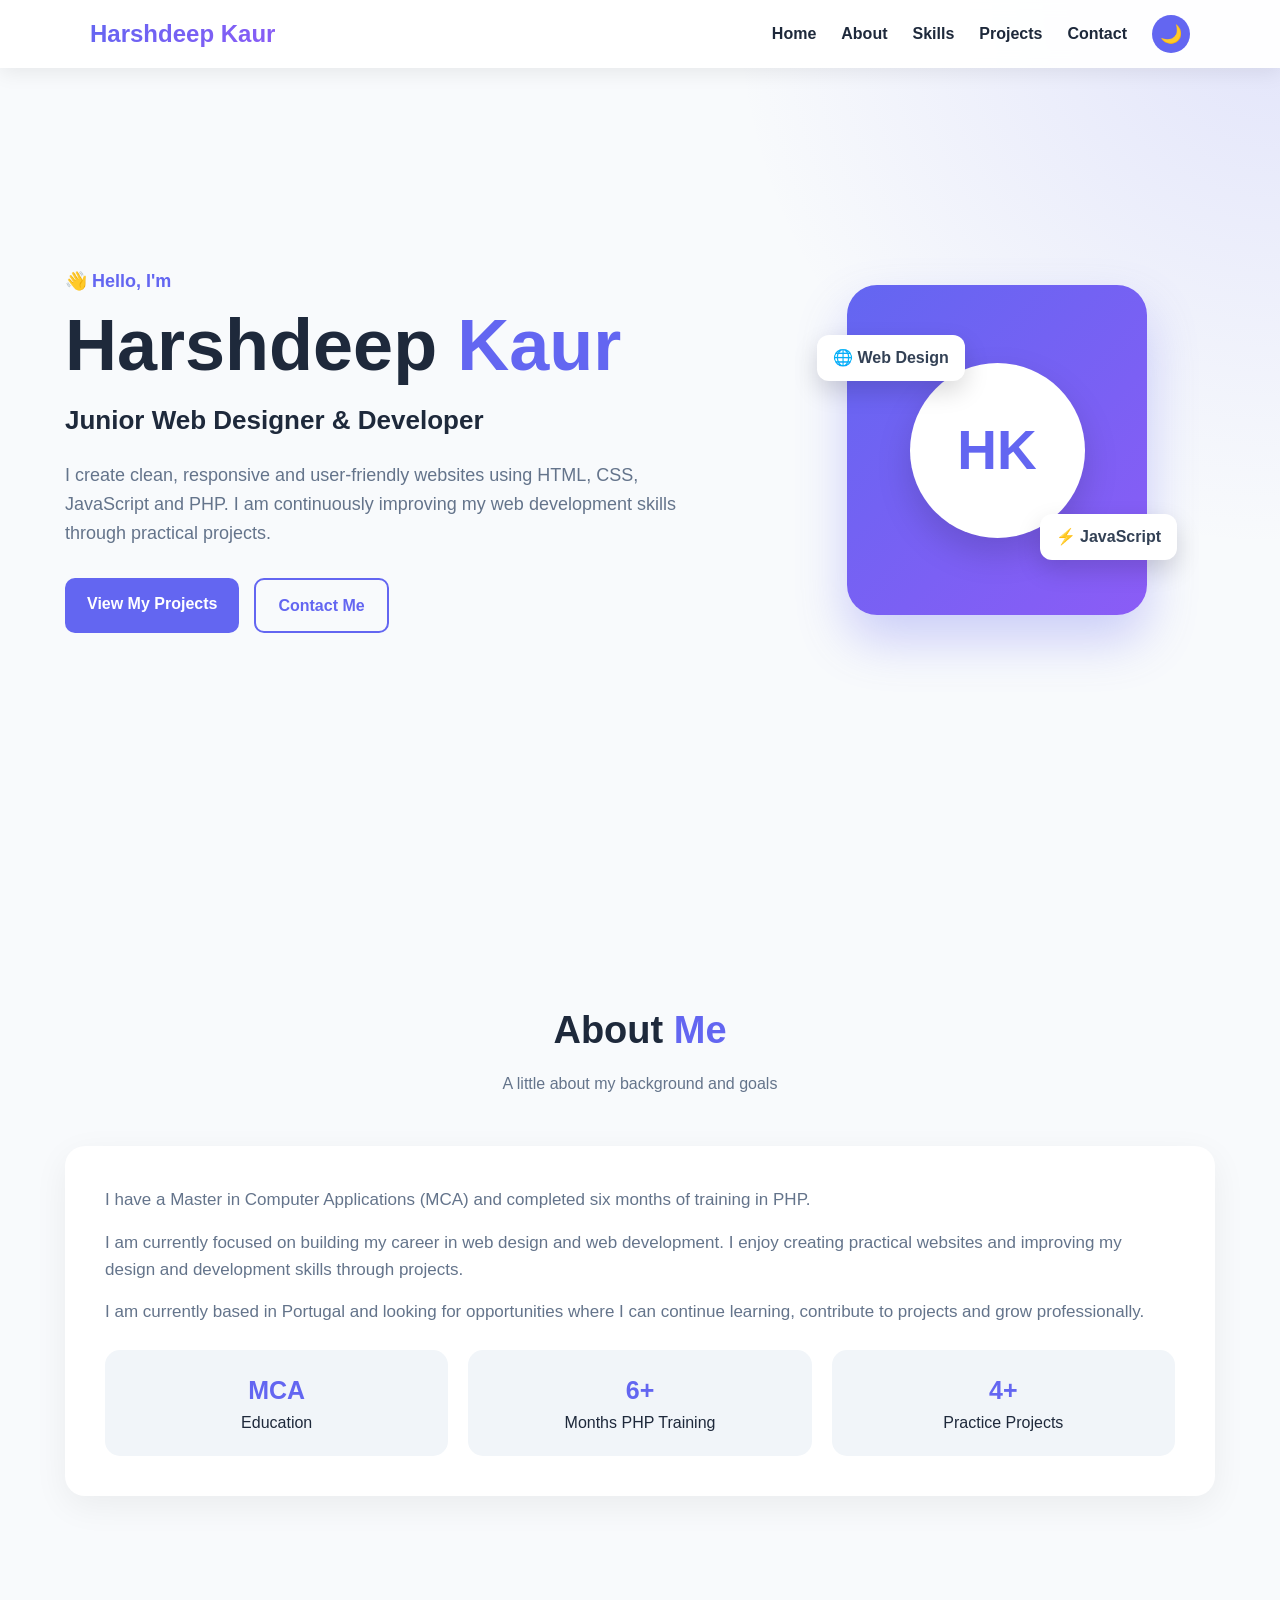
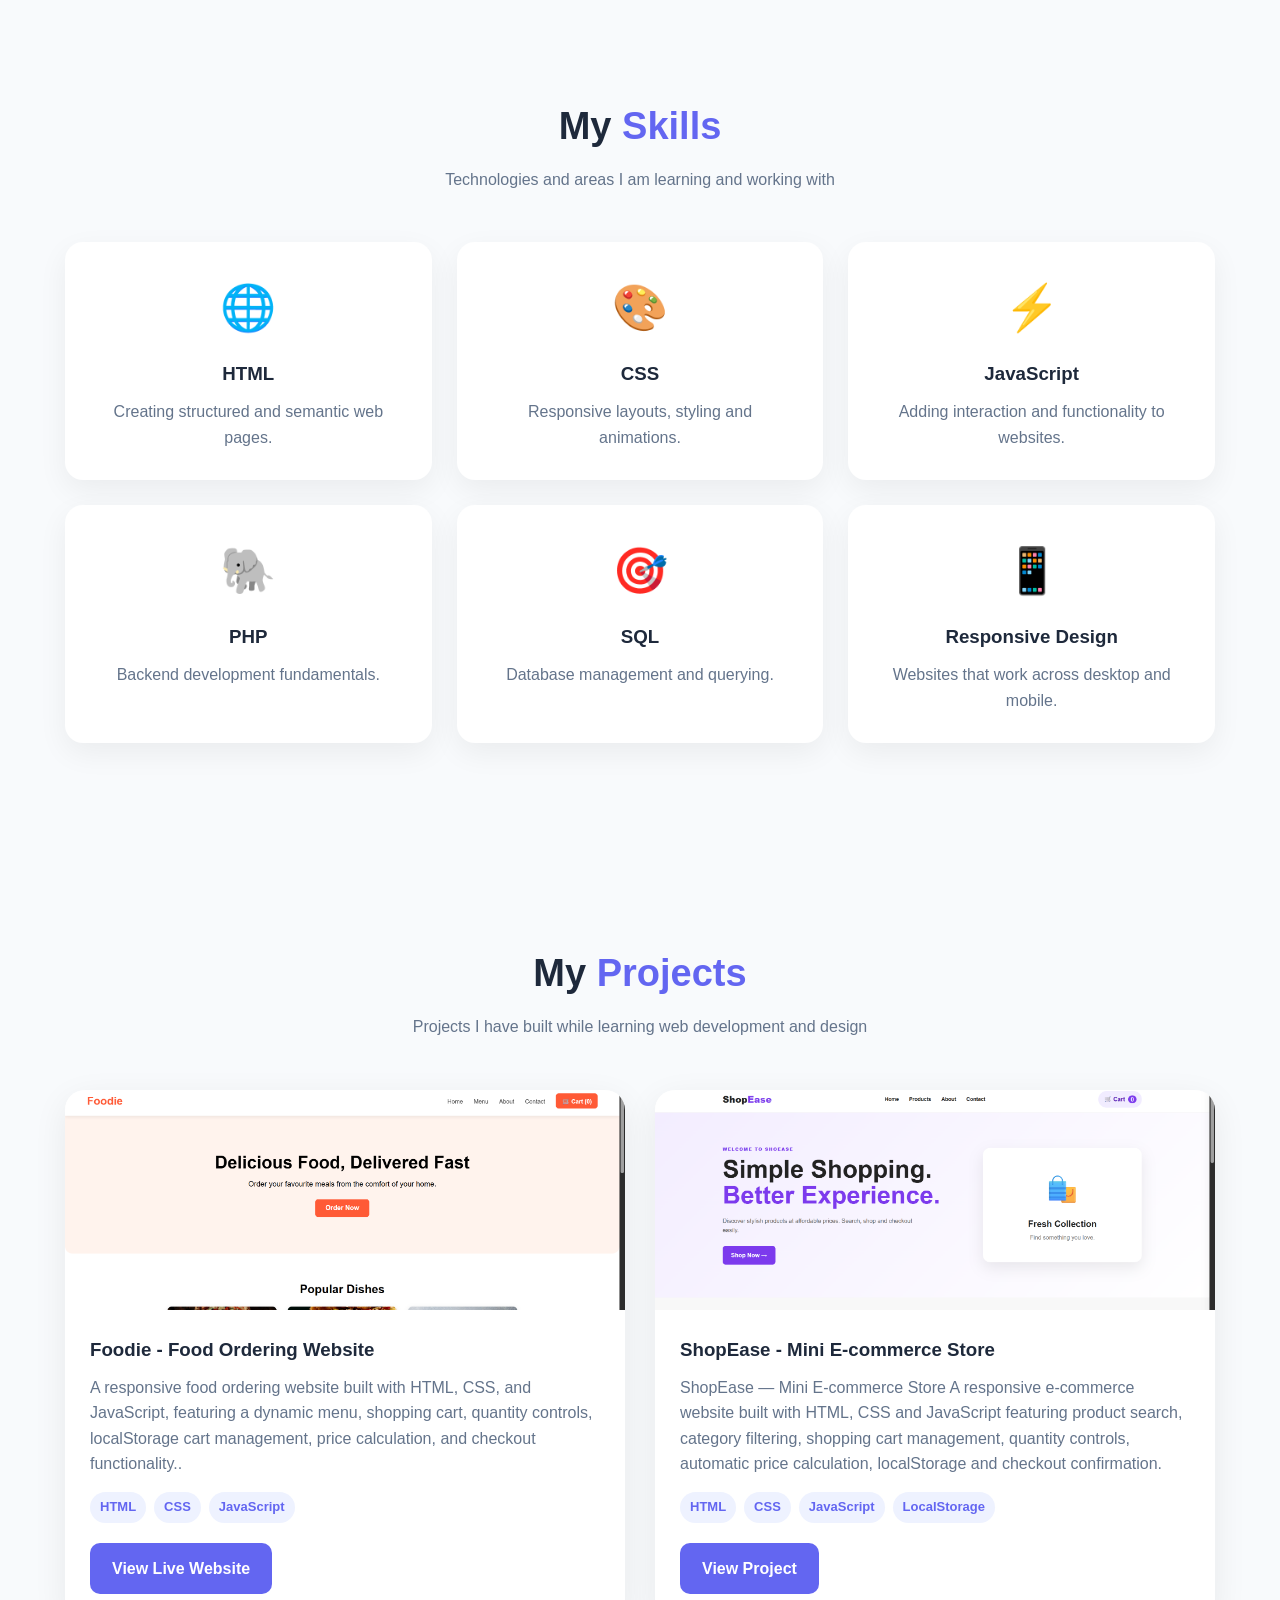
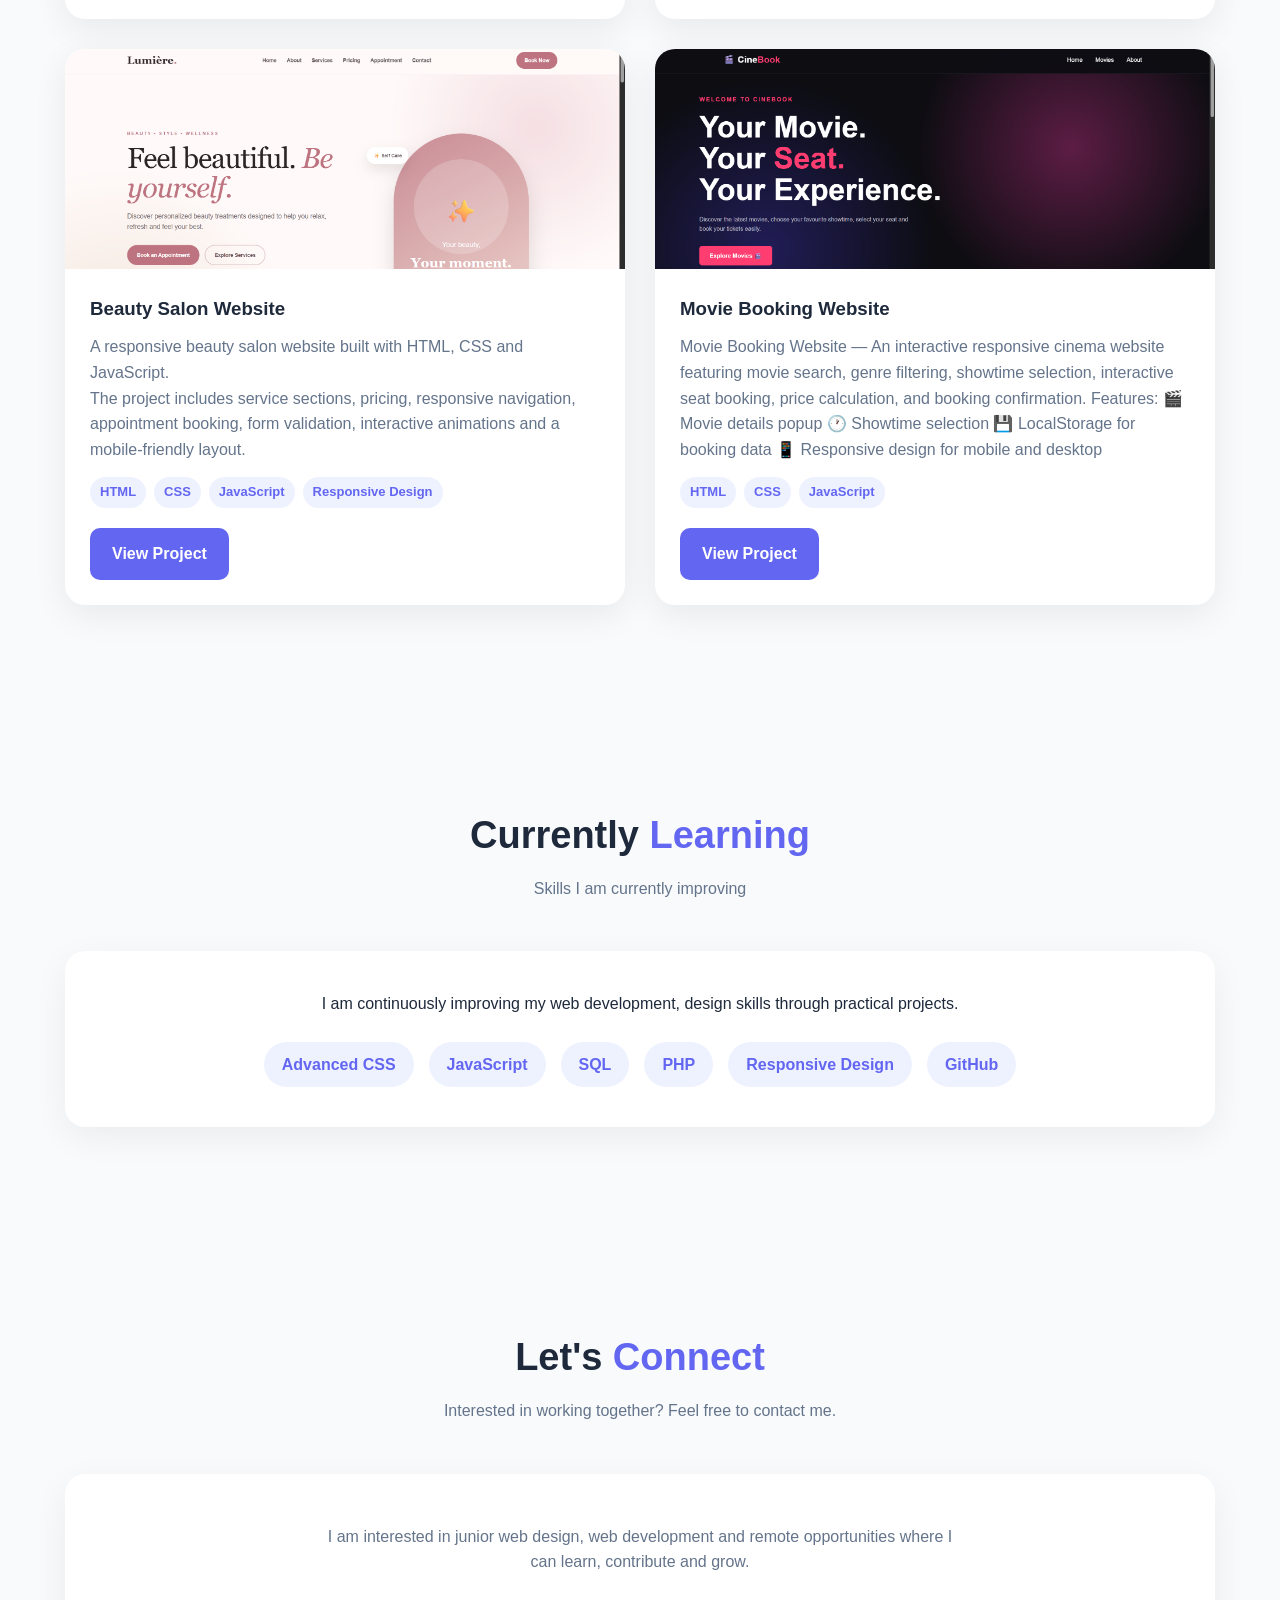
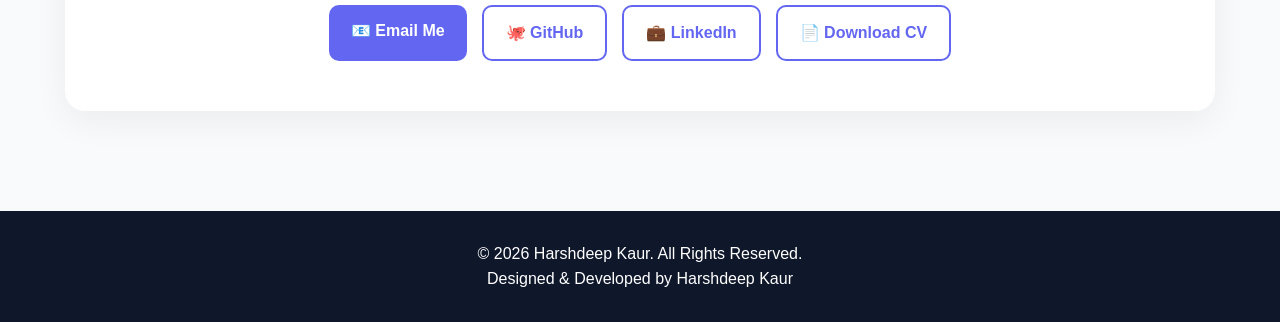
<file: index.html>
<!DOCTYPE html>
<html lang="en">
<head>
    <meta charset="UTF-8">
    <meta name="viewport" content="width=device-width, initial-scale=1.0">

    <title>Harshdeep Kaur | Web Designer & Developer</title>

    <meta
        name="description"
        content="Portfolio of Harshdeep Kaur, a junior web designer and developer specializing in HTML, CSS, JavaScript, PHP."
    >

    <style>

        /* =========================
           RESET
        ========================= */

        * {
            margin: 0;
            padding: 0;
            box-sizing: border-box;
            scroll-behavior: smooth;
        }

        body {
            font-family: Arial, Helvetica, sans-serif;
            background: #f8fafc;
            color: #1e293b;
            line-height: 1.6;
            transition: 0.3s ease;
        }

        a {
            text-decoration: none;
            color: inherit;
        }

        img {
            max-width: 100%;
            display: block;
        }


        /* =========================
           DARK MODE
        ========================= */

        body.dark {
            background: #0f172a;
            color: #e2e8f0;
        }

        body.dark .navbar,
        body.dark .about-card,
        body.dark .skill-card,
        body.dark .project-card,
        body.dark .contact-card,
        body.dark .learning-card {
            background: #1e293b;
            color: #e2e8f0;
        }

        body.dark .nav-links a {
            color: #e2e8f0;
        }

        body.dark .section-subtitle,
        body.dark .about-text,
        body.dark .project-description,
        body.dark .contact-text {
            color: #cbd5e1;
        }


        /* =========================
           NAVBAR
        ========================= */

        .navbar {
            position: fixed;
            top: 0;
            left: 0;
            width: 100%;
            background: rgba(255,255,255,0.95);
            backdrop-filter: blur(10px);
            box-shadow: 0 4px 20px rgba(0,0,0,0.08);
            z-index: 1000;
            transition: 0.3s;
        }

        .nav-container {
            max-width: 1150px;
            margin: auto;
            padding: 15px 25px;

            display: flex;
            justify-content: space-between;
            align-items: center;
        }

        .logo {
            font-size: 24px;
            font-weight: bold;

            background: linear-gradient(
                135deg,
                #6366f1,
                #8b5cf6
            );

            -webkit-background-clip: text;
            background-clip: text;
            -webkit-text-fill-color: transparent;
        }

        .nav-links {
            display: flex;
            gap: 25px;
            align-items: center;
            list-style: none;
        }

        .nav-links a {
            font-weight: 600;
            transition: 0.3s;
        }

        .nav-links a:hover {
            color: #6366f1;
        }

        .theme-btn {
            border: none;
            background: #6366f1;
            color: white;
            width: 38px;
            height: 38px;
            border-radius: 50%;
            cursor: pointer;
            font-size: 18px;
        }

        .menu-btn {
            display: none;
            border: none;
            background: #6366f1;
            color: white;
            font-size: 22px;
            width: 42px;
            height: 42px;
            border-radius: 8px;
            cursor: pointer;
        }


        /* =========================
           GENERAL
        ========================= */

        section {
            padding: 100px 20px;
        }

        .container {
            max-width: 1150px;
            margin: auto;
        }

        .section-title {
            text-align: center;
            font-size: 38px;
            margin-bottom: 10px;
        }

        .section-title span {
            color: #6366f1;
        }

        .section-subtitle {
            text-align: center;
            color: #64748b;
            margin-bottom: 50px;
        }


        /* =========================
           HERO
        ========================= */

        .hero {
            min-height: 100vh;

            display: flex;
            align-items: center;

            background:
                radial-gradient(
                    circle at top right,
                    rgba(99,102,241,0.15),
                    transparent 35%
                );
        }

        .hero-container {
            max-width: 1150px;
            width: 100%;
            margin: auto;

            display: grid;
            grid-template-columns: 1.2fr 0.8fr;
            gap: 60px;
            align-items: center;
        }

        .hero-text {
            animation: slideLeft 1s ease;
        }

        .hero-small {
            color: #6366f1;
            font-weight: bold;
            font-size: 18px;
            margin-bottom: 10px;
        }

        .hero h1 {
            font-size: clamp(42px, 7vw, 72px);
            line-height: 1.1;
            margin-bottom: 15px;
        }

        .hero h1 span {
            color: #6366f1;
        }

        .hero-title {
            font-size: 26px;
            font-weight: bold;
            margin-bottom: 20px;
        }

        .hero-description {
            max-width: 650px;
            color: #64748b;
            font-size: 18px;
            margin-bottom: 30px;
        }

        .hero-buttons {
            display: flex;
            gap: 15px;
            flex-wrap: wrap;
        }

        .btn {
            display: inline-block;
            padding: 13px 22px;
            border-radius: 10px;
            font-weight: bold;
            transition: 0.3s;
        }

        .primary-btn {
            background: #6366f1;
            color: white;
        }

        .primary-btn:hover {
            transform: translateY(-3px);
            box-shadow: 0 10px 25px rgba(99,102,241,0.3);
        }

        .secondary-btn {
            border: 2px solid #6366f1;
            color: #6366f1;
        }

        .secondary-btn:hover {
            background: #6366f1;
            color: white;
        }


        /* =========================
           HERO CARD
        ========================= */

        .hero-visual {
            display: flex;
            justify-content: center;
            animation: slideRight 1s ease;
        }

        .profile-card {
            width: 300px;
            height: 330px;
            border-radius: 30px;

            background: linear-gradient(
                135deg,
                #6366f1,
                #8b5cf6
            );

            display: flex;
            align-items: center;
            justify-content: center;

            position: relative;

            box-shadow:
                0 25px 50px rgba(99,102,241,0.3);

            animation: floating 4s ease-in-out infinite;
        }

        .profile-circle {
            width: 175px;
            height: 175px;
            border-radius: 50%;

            background: white;

            display: flex;
            align-items: center;
            justify-content: center;

            font-size: 55px;
            font-weight: bold;
            color: #6366f1;

            border: 6px solid rgba(255,255,255,0.8);

            box-shadow: 0 15px 35px rgba(0,0,0,0.15);
        }

        .floating-tag {
            position: absolute;
            background: white;
            color: #334155;
            padding: 10px 16px;
            border-radius: 12px;
            font-weight: bold;
            box-shadow: 0 10px 25px rgba(0,0,0,0.15);
        }

        .tag-one {
            left: -30px;
            top: 50px;
        }

        .tag-two {
            right: -30px;
            bottom: 55px;
        }


        /* =========================
           ABOUT
        ========================= */

        .about-card {
            background: white;
            padding: 40px;
            border-radius: 20px;
            box-shadow: 0 10px 35px rgba(0,0,0,0.06);
        }

        .about-text {
            color: #64748b;
            font-size: 17px;
            margin-bottom: 15px;
        }

        .about-highlights {
            margin-top: 25px;

            display: grid;
            grid-template-columns: repeat(3,1fr);
            gap: 20px;
        }

        .highlight {
            padding: 20px;
            border-radius: 15px;
            background: #f1f5f9;
            text-align: center;
        }

        body.dark .highlight {
            background: #334155;
        }

        .highlight strong {
            display: block;
            font-size: 25px;
            color: #6366f1;
        }


        /* =========================
           SKILLS
        ========================= */

        .skills-grid {
            display: grid;
            grid-template-columns: repeat(3,1fr);
            gap: 25px;
        }

        .skill-card {
            background: white;
            padding: 30px;
            border-radius: 18px;
            text-align: center;

            box-shadow: 0 10px 30px rgba(0,0,0,0.06);

            transition: 0.3s;

            opacity: 0;
            transform: translateY(40px);
        }

        .skill-card.show {
            opacity: 1;
            transform: translateY(0);
        }

        .skill-card:hover {
            transform: translateY(-8px);
        }

        .skill-icon {
            font-size: 45px;
            margin-bottom: 15px;
        }

        .skill-card h3 {
            margin-bottom: 10px;
        }

        .skill-card p {
            color: #64748b;
        }


        /* =========================
           PROJECTS
        ========================= */

        .projects-grid {
            display: grid;
            grid-template-columns: repeat(2,1fr);
            gap: 30px;
        }

        .project-card {
            background: white;
            border-radius: 20px;
            overflow: hidden;

            box-shadow: 0 10px 35px rgba(0,0,0,0.07);

            transition: 0.3s;

            opacity: 0;
            transform: translateY(40px);
        }

        .project-card.show {
            opacity: 1;
            transform: translateY(0);
        }

        .project-card:hover {
            transform: translateY(-8px);
        }

        .project-image {
            height: 220px;
            overflow: hidden;
            background: #eef2ff;
        }

        .project-image img {
            width: 100%;
            height: 100%;
            object-fit: cover;
            transition: 0.4s;
        }

        .project-card:hover .project-image img {
            transform: scale(1.05);
        }

        .project-placeholder {
            width: 100%;
            height: 100%;

            display: flex;
            align-items: center;
            justify-content: center;

            font-size: 75px;

            background:
                linear-gradient(
                    135deg,
                    #eef2ff,
                    #ddd6fe
                );
        }

        .project-content {
            padding: 25px;
        }

        .project-content h3 {
            margin-bottom: 10px;
        }

        .project-description {
            color: #64748b;
            margin-bottom: 15px;
        }

        .project-tags {
            display: flex;
            flex-wrap: wrap;
            gap: 8px;
            margin-bottom: 20px;
        }

        .project-tags span {
            background: #eef2ff;
            color: #6366f1;
            padding: 5px 10px;
            border-radius: 20px;
            font-size: 13px;
            font-weight: bold;
        }


        /* =========================
           LEARNING
        ========================= */

        .learning-card {
            background: white;
            padding: 40px;
            border-radius: 20px;
            box-shadow: 0 10px 35px rgba(0,0,0,0.06);
            text-align: center;
        }

        .learning-list {
            display: flex;
            flex-wrap: wrap;
            justify-content: center;
            gap: 15px;
            margin-top: 25px;
        }

        .learning-item {
            background: #eef2ff;
            color: #6366f1;
            padding: 10px 18px;
            border-radius: 30px;
            font-weight: bold;
        }


        /* =========================
           CONTACT
        ========================= */

        .contact-card {
            background: white;
            padding: 50px;
            border-radius: 20px;

            text-align: center;

            box-shadow: 0 10px 35px rgba(0,0,0,0.06);
        }

        .contact-text {
            color: #64748b;
            max-width: 650px;
            margin: 0 auto 30px;
        }

        .contact-buttons {
            display: flex;
            justify-content: center;
            flex-wrap: wrap;
            gap: 15px;
        }


        /* =========================
           FOOTER
        ========================= */

        footer {
            background: #0f172a;
            color: white;
            text-align: center;
            padding: 30px 20px;
        }


        /* =========================
           ANIMATIONS
        ========================= */

        @keyframes slideLeft {

            from {
                opacity: 0;
                transform: translateX(-50px);
            }

            to {
                opacity: 1;
                transform: translateX(0);
            }
        }

        @keyframes slideRight {

            from {
                opacity: 0;
                transform: translateX(50px);
            }

            to {
                opacity: 1;
                transform: translateX(0);
            }
        }

        @keyframes floating {

            0%,100% {
                transform: translateY(0);
            }

            50% {
                transform: translateY(-12px);
            }
        }


        /* =========================
           MOBILE
        ========================= */

        @media(max-width: 768px) {

            .menu-btn {
                display: block;
            }

            .nav-links {
                position: absolute;
                top: 70px;
                left: 0;
                width: 100%;

                background: white;

                display: none;
                flex-direction: column;

                padding: 25px;
                gap: 20px;

                box-shadow: 0 10px 20px rgba(0,0,0,0.08);
            }

            body.dark .nav-links {
                background: #1e293b;
            }

            .nav-links.active {
                display: flex;
            }

            .hero-container {
                grid-template-columns: 1fr;
                text-align: center;
            }

            .hero-description {
                margin-left: auto;
                margin-right: auto;
            }

            .hero-buttons {
                justify-content: center;
            }

            .hero-visual {
                order: -1;
            }

            .profile-card {
                width: 250px;
                height: 280px;
            }

            .profile-circle {
                width: 140px;
                height: 140px;
                font-size: 42px;
            }

            .tag-one {
                left: -10px;
            }

            .tag-two {
                right: -10px;
            }

            .about-highlights {
                grid-template-columns: 1fr;
            }

            .skills-grid {
                grid-template-columns: 1fr;
            }

            .projects-grid {
                grid-template-columns: 1fr;
            }

            .section-title {
                font-size: 32px;
            }

            .contact-card {
                padding: 30px 20px;
            }
        }

    </style>
</head>


<body>


<!-- =========================
     NAVBAR
========================= -->

<header class="navbar">

    <div class="nav-container">

        <a href="#home" class="logo">
            Harshdeep Kaur
        </a>

        <button class="menu-btn" id="menuBtn">
            ☰
        </button>

        <ul class="nav-links" id="navLinks">

            <li>
                <a href="#home">Home</a>
            </li>

            <li>
                <a href="#about">About</a>
            </li>

            <li>
                <a href="#skills">Skills</a>
            </li>

            <li>
                <a href="#projects">Projects</a>
            </li>

            <li>
                <a href="#contact">Contact</a>
            </li>

            <li>
                <button class="theme-btn" id="themeBtn">
                    🌙
                </button>
            </li>

        </ul>

    </div>

</header>



<!-- =========================
     HERO
========================= -->

<section class="hero" id="home">

    <div class="hero-container">

        <div class="hero-text">

            <div class="hero-small">
                👋 Hello, I'm
            </div>

            <h1>
                Harshdeep <span>Kaur</span>
            </h1>

            <div class="hero-title">
                Junior Web Designer & Developer
            </div>

            <p class="hero-description">
                I create clean, responsive and user-friendly websites using HTML, CSS, JavaScript and PHP. I am continuously improving my web development skills through practical projects.
            </p>

            <div class="hero-buttons">

                <a href="#projects" class="btn primary-btn">
                    View My Projects
                </a>

                <a href="#contact" class="btn secondary-btn">
                    Contact Me
                </a>

            </div>

        </div>


        <div class="hero-visual">

            <div class="profile-card">

                <div class="profile-circle">
                    HK
                </div>

                <div class="floating-tag tag-one">
                    🌐 Web Design
                </div>

                <div class="floating-tag tag-two">
                ⚡ JavaScript
                </div>

            </div>

        </div>

    </div>

</section>



<!-- =========================
     ABOUT
========================= -->

<section id="about">

    <div class="container">

        <h2 class="section-title">
            About <span>Me</span>
        </h2>

        <p class="section-subtitle">
            A little about my background and goals
        </p>


        <div class="about-card">

            <p class="about-text">
                I have a Master in Computer Applications (MCA) and
                completed six months of training in PHP.
            </p>

            <p class="about-text">
                I am currently focused on building my career in
                web design and web development.
                I enjoy creating practical websites and improving
                my design and development skills through projects.
            </p>

            <p class="about-text">
                I am currently based in Portugal and looking for
                opportunities where I can continue learning,
                contribute to projects and grow professionally.
            </p>


            <div class="about-highlights">

                <div class="highlight">
                    <strong>MCA</strong>
                    Education
                </div>

                <div class="highlight">
                    <strong>6+</strong>
                    Months PHP Training
                </div>

                <div class="highlight">
                    <strong>4+</strong>
                    Practice Projects
                </div>

            </div>

        </div>

    </div>

</section>



<!-- =========================
     SKILLS
========================= -->

<section id="skills">

    <div class="container">

        <h2 class="section-title">
            My <span>Skills</span>
        </h2>

        <p class="section-subtitle">
            Technologies and areas I am learning and working with
        </p>


        <div class="skills-grid">


            <div class="skill-card">

                <div class="skill-icon">
                    🌐
                </div>

                <h3>HTML</h3>

                <p>
                    Creating structured and semantic web pages.
                </p>

            </div>


            <div class="skill-card">

                <div class="skill-icon">
                    🎨
                </div>

                <h3>CSS</h3>

                <p>
                    Responsive layouts, styling and animations.
                </p>

            </div>


            <div class="skill-card">

                <div class="skill-icon">
                    ⚡
                </div>

                <h3>JavaScript</h3>

                <p>
                    Adding interaction and functionality to websites.
                </p>

            </div>


            <div class="skill-card">

                <div class="skill-icon">
                    🐘
                </div>

                <h3>PHP</h3>

                <p>
                    Backend development fundamentals.
                </p>

            </div>


            <div class="skill-card">

                <div class="skill-icon">
                    🎯
                </div>

                <h3>SQL</h3>

                <p>
                    Database management and querying.
                </p>

            </div>


            <div class="skill-card">

                <div class="skill-icon">
                    📱
                </div>

                <h3>Responsive Design</h3>

                <p>
                    Websites that work across desktop and mobile.
                </p>

            </div>


        </div>

    </div>

</section>



<!-- =========================
     PROJECTS
========================= -->

<section id="projects">

    <div class="container">

        <h2 class="section-title">
            My <span>Projects</span>
        </h2>

        <p class="section-subtitle">
            Projects I have built while learning web development and design
        </p>


        <div class="projects-grid">


            <!-- FOODIE -->

            <div class="project-card">

                <div class="project-image">

                    <img
                        src="images/foodie.png"
                        alt="Foodie Food Ordering Website"
                        onerror="this.style.display='none'; this.nextElementSibling.style.display='flex';"
                    >

                    <div class="project-placeholder">
                        🍔
                    </div>

                </div>


                <div class="project-content">

                    <h3>
                        Foodie - Food Ordering Website
                    </h3>

                    <p class="project-description">
                        A responsive food ordering website built with HTML, CSS, and JavaScript, featuring a dynamic menu, shopping cart, 
                        quantity controls, localStorage cart management, price calculation, and checkout functionality..
                    </p>

                    <div class="project-tags">
                        <span>HTML</span>
                        <span>CSS</span>
                        <span>JavaScript</span>
                    </div>

                    <a
                        href="https://kaur453.github.io/Foodie-Website/index.html"
                        target="_blank"
                        class="btn primary-btn"
                    >
                        View Live Website
                    </a>

                </div>

            </div>



            <!-- SHOPPING -->

            <div class="project-card">

                <div class="project-image">

                    <img
                        src="images/shopping.png"
                        alt="ShopEase - Mini E-commerce Store"
                        onerror="this.style.display='none'; this.nextElementSibling.style.display='flex';"
                    >

                    <div class="project-placeholder">
                        🛍️
                    </div>

                </div>


                <div class="project-content">

                    <h3>
                        ShopEase - Mini E-commerce Store
                    </h3>

                    <p class="project-description">
                        ShopEase — Mini E-commerce Store
                        A responsive e-commerce website built with HTML, CSS and JavaScript featuring product search, category filtering, shopping cart management, quantity controls, automatic price calculation, localStorage and checkout confirmation.
                    </p>

                    <div class="project-tags">
                        <span>HTML</span>
                        <span>CSS</span>
                        <span>JavaScript</span>
                        <span>LocalStorage</span>
                    </div>
                        <a
                        href="ShopEase/index.html"
                        target="_blank"
                        class="btn primary-btn"
                    >
                        View Project
                    </a>
                </div>

            </div>



            <!-- BEAUTY SALON -->

            <div class="project-card">

                <div class="project-image">

                    <img
                        src="images/Beauty.png"
                        alt="Beauty salon Practice Project"
                        onerror="this.style.display='none'; this.nextElementSibling.style.display='flex';"
                    >

                    <div class="project-placeholder">
                        💇
                    </div>

                </div>


                <div class="project-content">

                    <h3>
                        Beauty Salon Website
                    </h3>

                    <p class="project-description">
                        A responsive beauty salon website built with HTML, CSS and JavaScript. 
                        <br> The project includes service sections, pricing, responsive navigation, appointment booking, form validation, interactive animations and a mobile-friendly layout.
                    </p>

                    <div class="project-tags">
                        <span>HTML</span>
                        <span>CSS</span>
                        <span>JavaScript</span>
                        <span>Responsive Design</span>
                    </div>
                        <a href="beauty-salon/index.html" target="_blank" class="btn primary-btn">
                        View Project
                        </a>
                </div>
                    
            </div>



            <!-- MOVIE BOOKING -->

            <div class="project-card">

                <div class="project-image">

                    <img
                        src="images/movie.png"
                        alt="Movie Booking Website"
                        onerror="this.style.display='none'; this.nextElementSibling.style.display='flex';"
                    >

                    <div class="project-placeholder">
                        🎬
                    </div>

                </div>


                <div class="project-content">

                    <h3>
                        Movie Booking Website
                    </h3>

                    <p class="project-description">
                        Movie Booking Website — An interactive responsive cinema website featuring movie search, 
                        genre filtering, showtime selection, interactive seat booking, price calculation, and booking confirmation.
                        Features:
                            🎬 Movie details popup
                            🕐 Showtime selection
                            💾 LocalStorage for booking data
                            📱 Responsive design for mobile and desktop
                    </p>

                    <div class="project-tags">
                        <span>HTML</span>
                        <span>CSS</span>
                        <span>JavaScript</span>
                    </div>
                        <a href="movie-booking/index.html" target="_blank" class="btn primary-btn">
                        View Project
                    </a>
                </div>
                    
            </div>


        </div>

    </div>

</section>



<!-- =========================
     LEARNING
========================= -->

<section>

    <div class="container">

        <h2 class="section-title">
            Currently <span>Learning</span>
        </h2>

        <p class="section-subtitle">
            Skills I am currently improving
        </p>


        <div class="learning-card">

            <p>
                I am continuously improving my web development,
                 design skills through practical projects.
            </p>


            <div class="learning-list">

                <div class="learning-item">
                    Advanced CSS
                </div>

                <div class="learning-item">
                    JavaScript
                </div>

                <div class="learning-item">
                    SQL
                </div>

                <div class="learning-item">
                    PHP
                </div>

                <div class="learning-item">
                    Responsive Design
                </div>

                <div class="learning-item">
                    GitHub
                </div>

            </div>

        </div>

    </div>

</section>



<!-- =========================
     CONTACT
========================= -->

<section id="contact">

    <div class="container">

        <h2 class="section-title">
            Let's <span>Connect</span>
        </h2>

        <p class="section-subtitle">
            Interested in working together? Feel free to contact me.
        </p>


        <div class="contact-card">

            <p class="contact-text">
                I am interested in junior web design, web development and remote opportunities where I can learn, contribute and grow.
            </p>


            <div class="contact-buttons">


                <a
                    href="mailto:harshdeep1302@gmail.com"
                    class="btn primary-btn"
                >
                    📧 Email Me
                </a>


                <a
                    href="https://github.com/Kaur453"
                    target="_blank"
                    class="btn secondary-btn"
                >
                    🐙 GitHub
                </a>


                <a
                    href="https://www.linkedin.com/in/harshdeep-kaur-6a290226a"
                    target="_blank"
                    class="btn secondary-btn"
                >
                    💼 LinkedIn
                </a>


                <a
                    href="Harshdeep-Kaur-CV.pdf"
                    download
                    class="btn secondary-btn"
                >
                    📄 Download CV
                </a>


            </div>

        </div>

    </div>

</section>



<!-- =========================
     FOOTER
========================= -->

<footer>

    <p>
        © 2026 Harshdeep Kaur. All Rights Reserved.
    </p>

    <p>
        Designed & Developed by Harshdeep Kaur
    </p>

</footer>



<!-- =========================
     JAVASCRIPT
========================= -->

<script>


    /* =========================
       MOBILE MENU
    ========================= */

    const menuBtn = document.getElementById("menuBtn");
    const navLinks = document.getElementById("navLinks");

    menuBtn.addEventListener("click", function() {

        navLinks.classList.toggle("active");

    });


    /* Close menu after clicking link */

    document.querySelectorAll(".nav-links a").forEach(function(link) {

        link.addEventListener("click", function() {

            navLinks.classList.remove("active");

        });

    });



    /* =========================
       DARK MODE
    ========================= */

    const themeBtn = document.getElementById("themeBtn");


    themeBtn.addEventListener("click", function() {

        document.body.classList.toggle("dark");

        if (document.body.classList.contains("dark")) {

            themeBtn.textContent = "☀️";

            localStorage.setItem("theme", "dark");

        } else {

            themeBtn.textContent = "🌙";

            localStorage.setItem("theme", "light");

        }

    });


    /* Remember theme */

    if (localStorage.getItem("theme") === "dark") {

        document.body.classList.add("dark");

        themeBtn.textContent = "☀️";

    }



    /* =========================
       SCROLL ANIMATION
    ========================= */

    const animatedElements =
        document.querySelectorAll(
            ".project-card, .skill-card"
        );


    const observer = new IntersectionObserver(

        function(entries) {

            entries.forEach(function(entry) {

                if (entry.isIntersecting) {

                    entry.target.classList.add("show");

                    observer.unobserve(entry.target);

                }

            });

        },

        {
            threshold: 0.15
        }

    );


    animatedElements.forEach(function(element, index) {

        element.style.transitionDelay =
            `${index * 0.12}s`;

        observer.observe(element);

    });


</script>


</body>
</html>
</file>
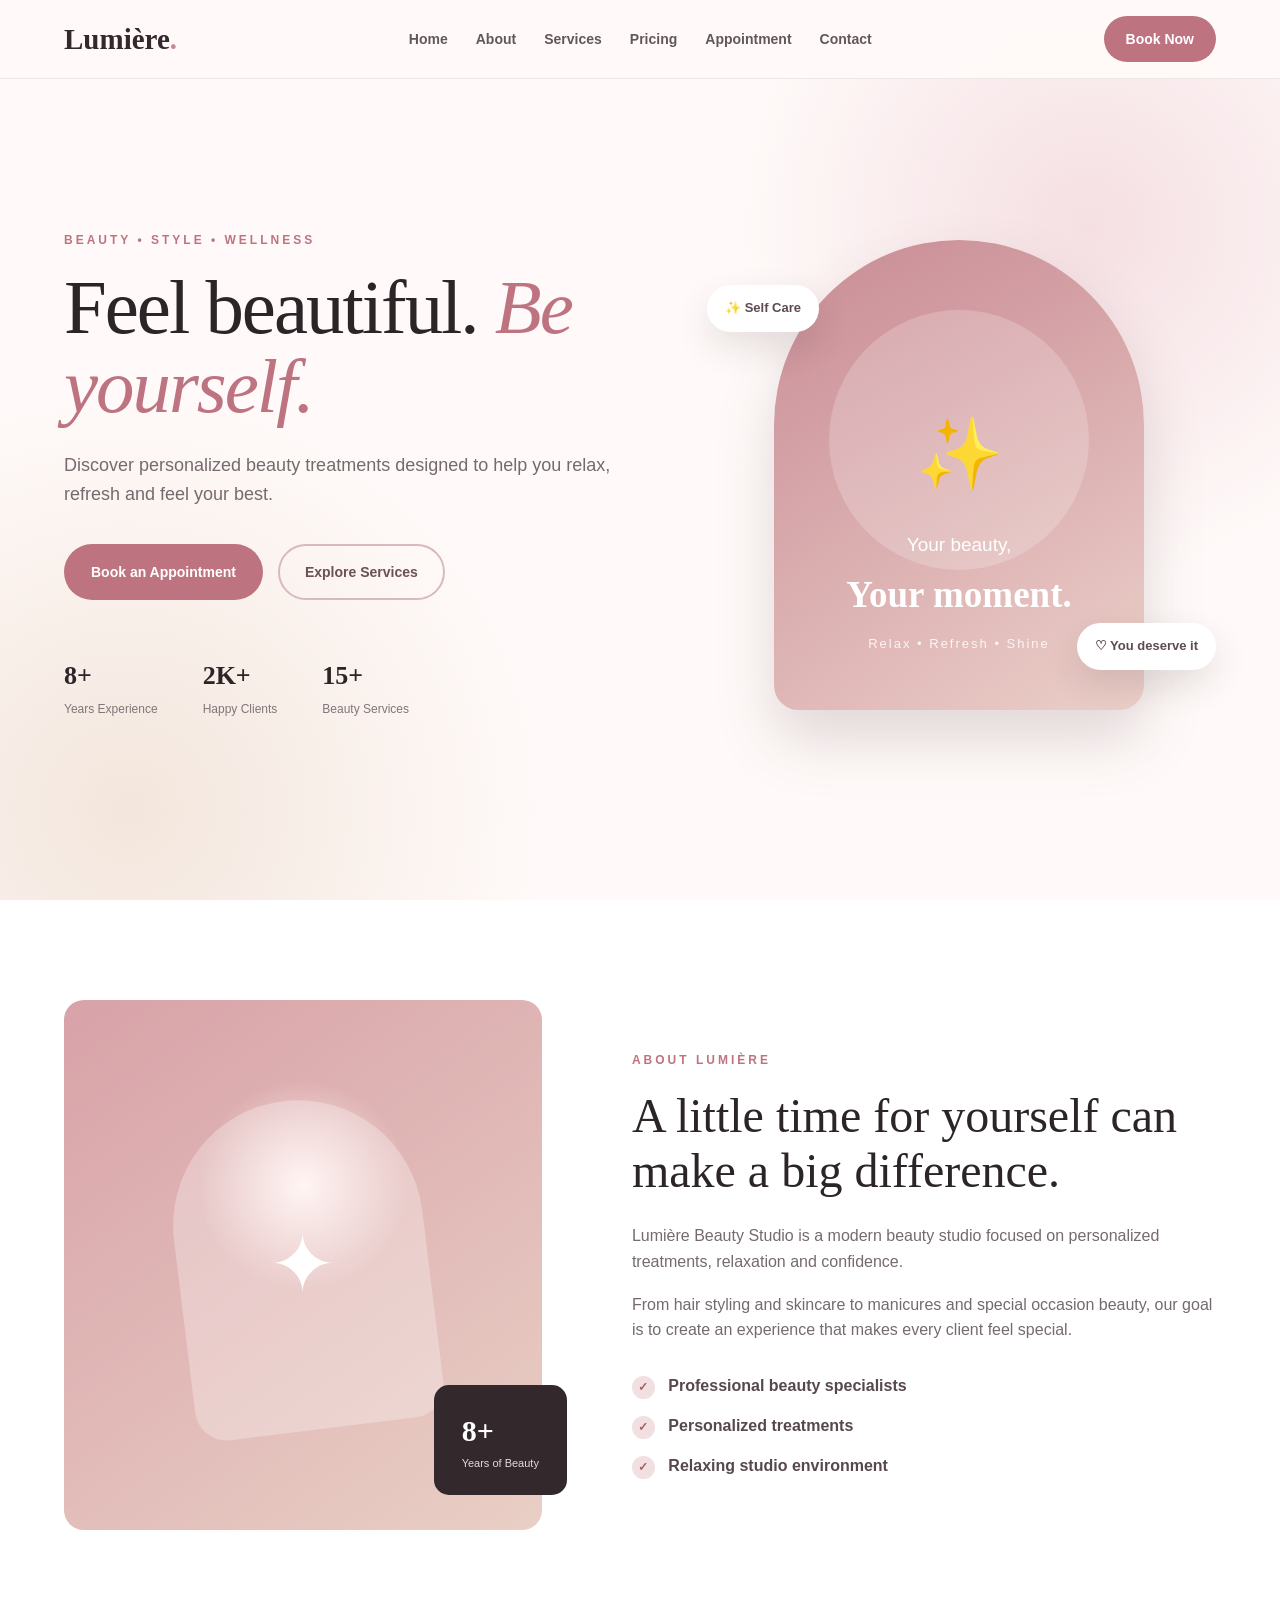
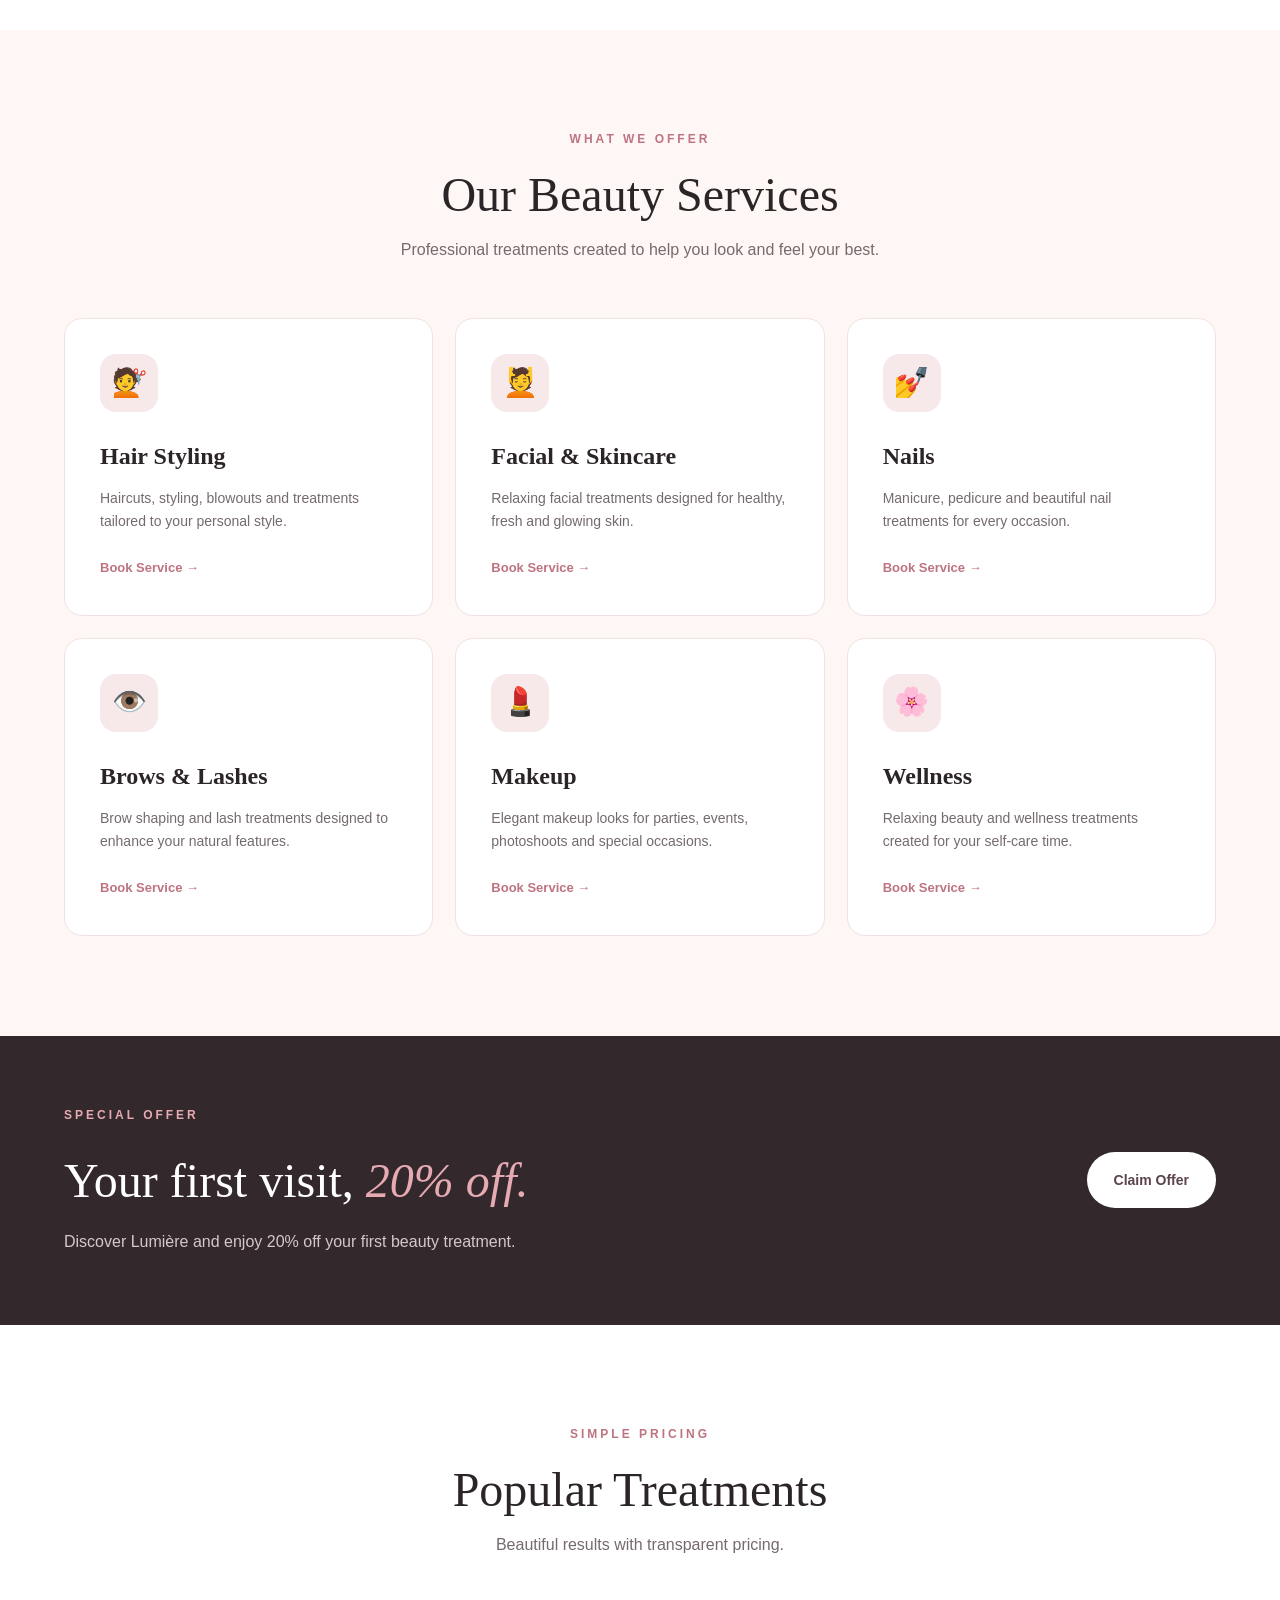
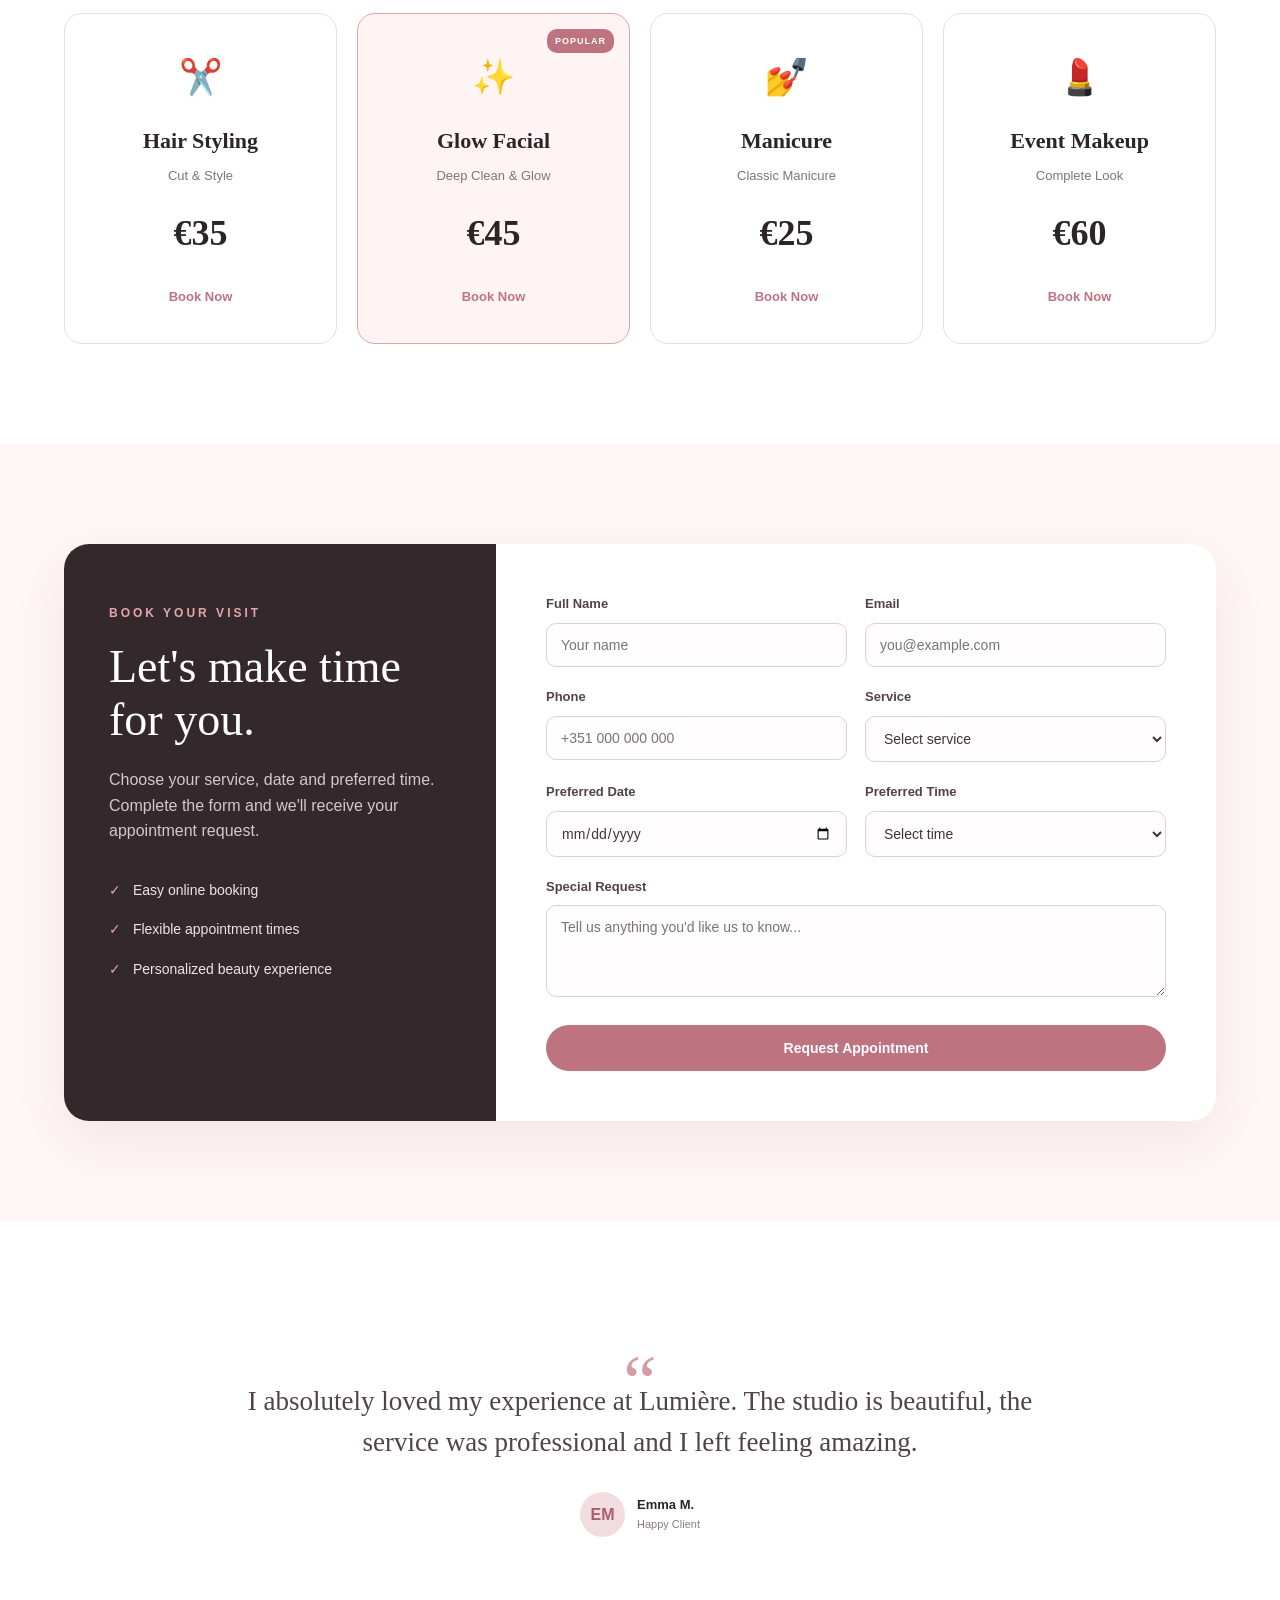
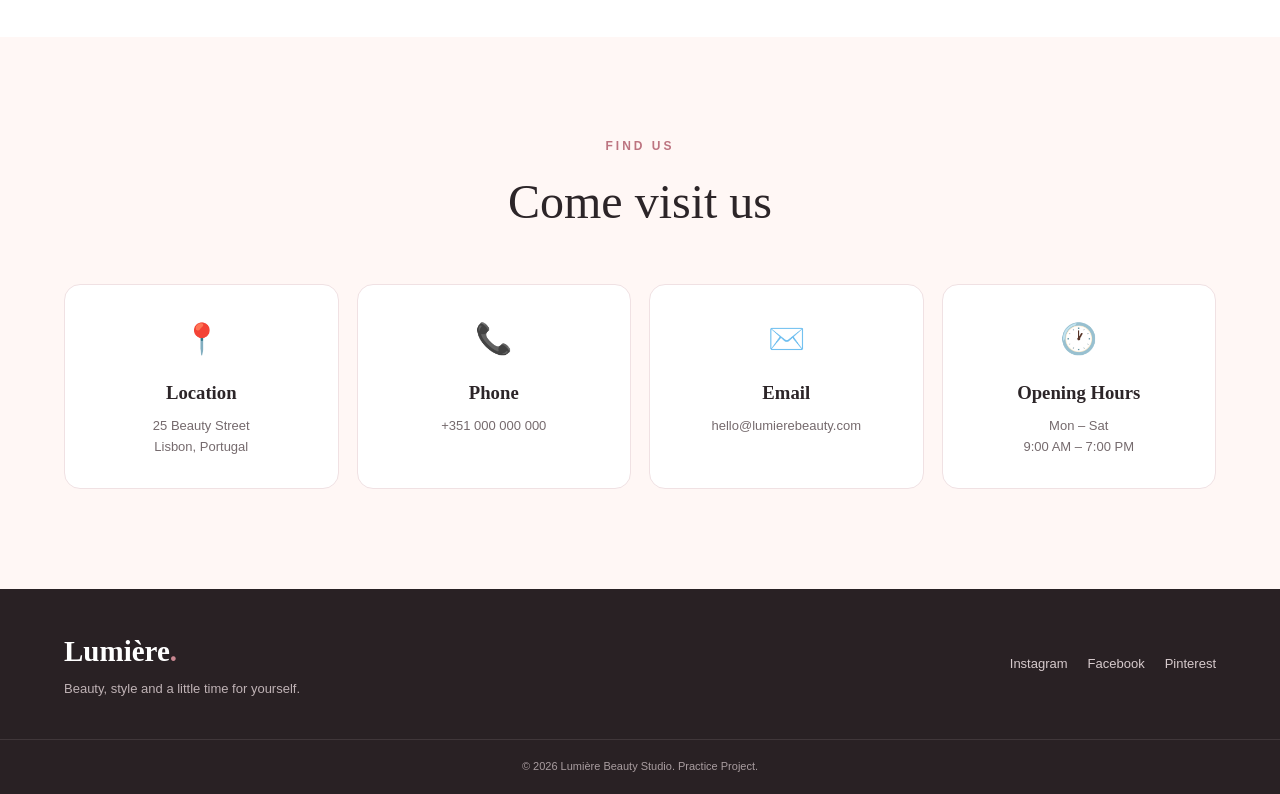
<file: beauty-salon/index.html>
<!DOCTYPE html>
<html lang="en">

<head>
    <meta charset="UTF-8">

    <meta name="viewport" content="width=device-width, initial-scale=1.0">

    <meta
        name="description"
        content="Lumière Beauty Studio - Professional beauty, hair and skincare services."
    >

    <title>Lumière Beauty Studio | Beauty & Wellness</title>

    <link rel="stylesheet" href="style.css">
</head>

<body>

    <!-- ================= HEADER ================= -->

    <header class="header" id="header">

        <div class="container nav">

            <a href="#home" class="logo">
                Lumière<span>.</span>
            </a>

            <button class="menu-toggle" id="menuToggle" aria-label="Open menu">
                ☰
            </button>

            <nav class="nav-menu" id="navMenu">

                <a href="#home">Home</a>

                <a href="#about">About</a>

                <a href="#services">Services</a>

                <a href="#pricing">Pricing</a>

                <a href="#appointment">Appointment</a>

                <a href="#contact">Contact</a>

            </nav>

            <a href="#appointment" class="nav-button">
                Book Now
            </a>

        </div>

    </header>


    <!-- ================= HERO ================= -->

    <main>

        <section class="hero" id="home">

            <div class="hero-decoration decoration-one"></div>

            <div class="hero-decoration decoration-two"></div>

            <div class="container hero-content">

                <div class="hero-text reveal">

                    <p class="eyebrow">
                        BEAUTY • STYLE • WELLNESS
                    </p>

                    <h1>
                        Feel beautiful.
                        <span>Be yourself.</span>
                    </h1>

                    <p class="hero-description">
                        Discover personalized beauty treatments designed
                        to help you relax, refresh and feel your best.
                    </p>

                    <div class="hero-buttons">

                        <a href="#appointment" class="btn primary-btn">
                            Book an Appointment
                        </a>

                        <a href="#services" class="btn secondary-btn">
                            Explore Services
                        </a>

                    </div>

                    <div class="hero-stats">

                        <div>
                            <strong>8+</strong>
                            <span>Years Experience</span>
                        </div>

                        <div>
                            <strong>2K+</strong>
                            <span>Happy Clients</span>
                        </div>

                        <div>
                            <strong>15+</strong>
                            <span>Beauty Services</span>
                        </div>

                    </div>

                </div>


                <div class="hero-visual reveal">

                    <div class="beauty-card">

                        <div class="beauty-icon">
                            ✨
                        </div>

                        <p>
                            Your beauty,
                        </p>

                        <h2>
                            Your moment.
                        </h2>

                        <span>
                            Relax • Refresh • Shine
                        </span>

                    </div>

                    <div class="floating-card floating-card-one">
                        ✨ Self Care
                    </div>

                    <div class="floating-card floating-card-two">
                        ♡ You deserve it
                    </div>

                </div>

            </div>

        </section>


        <!-- ================= ABOUT ================= -->

        <section class="about section" id="about">

            <div class="container about-grid">

                <div class="about-visual reveal">

                    <div class="about-image">
                        <div class="about-image-content">
                            ✦
                        </div>
                    </div>

                    <div class="experience-badge">
                        <strong>8+</strong>
                        <span>Years of Beauty</span>
                    </div>

                </div>


                <div class="about-text reveal">

                    <p class="eyebrow">
                        ABOUT LUMIÈRE
                    </p>

                    <h2>
                        A little time for yourself can make a big difference.
                    </h2>

                    <p>
                        Lumière Beauty Studio is a modern beauty studio
                        focused on personalized treatments, relaxation
                        and confidence.
                    </p>

                    <p>
                        From hair styling and skincare to manicures and
                        special occasion beauty, our goal is to create
                        an experience that makes every client feel special.
                    </p>

                    <div class="about-list">

                        <div>
                            <span>✓</span>
                            Professional beauty specialists
                        </div>

                        <div>
                            <span>✓</span>
                            Personalized treatments
                        </div>

                        <div>
                            <span>✓</span>
                            Relaxing studio environment
                        </div>

                    </div>

                </div>

            </div>

        </section>


        <!-- ================= SERVICES ================= -->

        <section class="services section" id="services">

            <div class="container">

                <div class="section-heading reveal">

                    <p class="eyebrow">
                        WHAT WE OFFER
                    </p>

                    <h2>
                        Our Beauty Services
                    </h2>

                    <p>
                        Professional treatments created to help you
                        look and feel your best.
                    </p>

                </div>


                <div class="services-grid">

                    <article class="service-card reveal">

                        <div class="service-icon">
                            💇
                        </div>

                        <h3>
                            Hair Styling
                        </h3>

                        <p>
                            Haircuts, styling, blowouts and treatments
                            tailored to your personal style.
                        </p>

                        <a href="#appointment">
                            Book Service →
                        </a>

                    </article>


                    <article class="service-card reveal">

                        <div class="service-icon">
                            💆
                        </div>

                        <h3>
                            Facial & Skincare
                        </h3>

                        <p>
                            Relaxing facial treatments designed for
                            healthy, fresh and glowing skin.
                        </p>

                        <a href="#appointment">
                            Book Service →
                        </a>

                    </article>


                    <article class="service-card reveal">

                        <div class="service-icon">
                            💅
                        </div>

                        <h3>
                            Nails
                        </h3>

                        <p>
                            Manicure, pedicure and beautiful nail
                            treatments for every occasion.
                        </p>

                        <a href="#appointment">
                            Book Service →
                        </a>

                    </article>


                    <article class="service-card reveal">

                        <div class="service-icon">
                            👁️
                        </div>

                        <h3>
                            Brows & Lashes
                        </h3>

                        <p>
                            Brow shaping and lash treatments designed
                            to enhance your natural features.
                        </p>

                        <a href="#appointment">
                            Book Service →
                        </a>

                    </article>


                    <article class="service-card reveal">

                        <div class="service-icon">
                            💄
                        </div>

                        <h3>
                            Makeup
                        </h3>

                        <p>
                            Elegant makeup looks for parties, events,
                            photoshoots and special occasions.
                        </p>

                        <a href="#appointment">
                            Book Service →
                        </a>

                    </article>


                    <article class="service-card reveal">

                        <div class="service-icon">
                            🌸
                        </div>

                        <h3>
                            Wellness
                        </h3>

                        <p>
                            Relaxing beauty and wellness treatments
                            created for your self-care time.
                        </p>

                        <a href="#appointment">
                            Book Service →
                        </a>

                    </article>

                </div>

            </div>

        </section>


        <!-- ================= PROMO ================= -->

        <section class="promo">

            <div class="container promo-content reveal">

                <div>

                    <p class="eyebrow">
                        SPECIAL OFFER
                    </p>

                    <h2>
                        Your first visit,
                        <span>20% off.</span>
                    </h2>

                    <p>
                        Discover Lumière and enjoy 20% off your first
                        beauty treatment.
                    </p>

                </div>

                <a href="#appointment" class="btn light-btn">
                    Claim Offer
                </a>

            </div>

        </section>


        <!-- ================= PRICING ================= -->

        <section class="pricing section" id="pricing">

            <div class="container">

                <div class="section-heading reveal">

                    <p class="eyebrow">
                        SIMPLE PRICING
                    </p>

                    <h2>
                        Popular Treatments
                    </h2>

                    <p>
                        Beautiful results with transparent pricing.
                    </p>

                </div>


                <div class="pricing-grid">

                    <div class="price-card reveal">

                        <div class="price-icon">
                            ✂️
                        </div>

                        <h3>
                            Hair Styling
                        </h3>

                        <p>
                            Cut & Style
                        </p>

                        <strong>
                            €35
                        </strong>

                        <a href="#appointment">
                            Book Now
                        </a>

                    </div>


                    <div class="price-card featured reveal">

                        <span class="popular">
                            POPULAR
                        </span>

                        <div class="price-icon">
                            ✨
                        </div>

                        <h3>
                            Glow Facial
                        </h3>

                        <p>
                            Deep Clean & Glow
                        </p>

                        <strong>
                            €45
                        </strong>

                        <a href="#appointment">
                            Book Now
                        </a>

                    </div>


                    <div class="price-card reveal">

                        <div class="price-icon">
                            💅
                        </div>

                        <h3>
                            Manicure
                        </h3>

                        <p>
                            Classic Manicure
                        </p>

                        <strong>
                            €25
                        </strong>

                        <a href="#appointment">
                            Book Now
                        </a>

                    </div>


                    <div class="price-card reveal">

                        <div class="price-icon">
                            💄
                        </div>

                        <h3>
                            Event Makeup
                        </h3>

                        <p>
                            Complete Look
                        </p>

                        <strong>
                            €60
                        </strong>

                        <a href="#appointment">
                            Book Now
                        </a>

                    </div>

                </div>

            </div>

        </section>


        <!-- ================= APPOINTMENT ================= -->

        <section class="appointment section" id="appointment">

            <div class="container">

                <div class="appointment-wrapper reveal">

                    <div class="appointment-info">

                        <p class="eyebrow">
                            BOOK YOUR VISIT
                        </p>

                        <h2>
                            Let's make time for you.
                        </h2>

                        <p>
                            Choose your service, date and preferred
                            time. Complete the form and we'll receive
                            your appointment request.
                        </p>

                        <div class="appointment-benefits">

                            <div>
                                <span>✓</span>
                                Easy online booking
                            </div>

                            <div>
                                <span>✓</span>
                                Flexible appointment times
                            </div>

                            <div>
                                <span>✓</span>
                                Personalized beauty experience
                            </div>

                        </div>

                    </div>


                    <div class="appointment-form-card">

                        <form id="appointmentForm">

                            <div class="form-row">

                                <div class="form-group">

                                    <label for="name">
                                        Full Name
                                    </label>

                                    <input
                                        type="text"
                                        id="name"
                                        name="name"
                                        placeholder="Your name"
                                        required
                                    >

                                </div>


                                <div class="form-group">

                                    <label for="email">
                                        Email
                                    </label>

                                    <input
                                        type="email"
                                        id="email"
                                        name="email"
                                        placeholder="you@example.com"
                                        required
                                    >

                                </div>

                            </div>


                            <div class="form-row">

                                <div class="form-group">

                                    <label for="phone">
                                        Phone
                                    </label>

                                    <input
                                        type="tel"
                                        id="phone"
                                        name="phone"
                                        placeholder="+351 000 000 000"
                                        required
                                    >

                                </div>


                                <div class="form-group">

                                    <label for="service">
                                        Service
                                    </label>

                                    <select id="service" name="service" required>

                                        <option value="">
                                            Select service
                                        </option>

                                        <option value="Hair Styling">
                                            Hair Styling
                                        </option>

                                        <option value="Facial & Skincare">
                                            Facial & Skincare
                                        </option>

                                        <option value="Nails">
                                            Nails
                                        </option>

                                        <option value="Brows & Lashes">
                                            Brows & Lashes
                                        </option>

                                        <option value="Makeup">
                                            Makeup
                                        </option>

                                        <option value="Wellness">
                                            Wellness
                                        </option>

                                    </select>

                                </div>

                            </div>


                            <div class="form-row">

                                <div class="form-group">

                                    <label for="date">
                                        Preferred Date
                                    </label>

                                    <input
                                        type="date"
                                        id="date"
                                        name="date"
                                        required
                                    >

                                </div>


                                <div class="form-group">

                                    <label for="time">
                                        Preferred Time
                                    </label>

                                    <select id="time" name="time" required>

                                        <option value="">
                                            Select time
                                        </option>

                                        <option>
                                            10:00 AM
                                        </option>

                                        <option>
                                            11:00 AM
                                        </option>

                                        <option>
                                            12:00 PM
                                        </option>

                                        <option>
                                            2:00 PM
                                        </option>

                                        <option>
                                            3:00 PM
                                        </option>

                                        <option>
                                            4:00 PM
                                        </option>

                                        <option>
                                            5:00 PM
                                        </option>

                                    </select>

                                </div>

                            </div>


                            <div class="form-group">

                                <label for="message">
                                    Special Request
                                </label>

                                <textarea
                                    id="message"
                                    name="message"
                                    rows="4"
                                    placeholder="Tell us anything you'd like us to know..."
                                ></textarea>

                            </div>


                            <button
                                type="submit"
                                class="btn primary-btn form-button"
                            >
                                Request Appointment
                            </button>


                            <div
                                class="success-message"
                                id="successMessage"
                            >
                                ✓ Appointment request submitted successfully!
                            </div>

                        </form>

                    </div>

                </div>

            </div>

        </section>


        <!-- ================= TESTIMONIAL ================= -->

        <section class="testimonial section">

            <div class="container">

                <div class="testimonial-card reveal">

                    <div class="quote">
                        “
                    </div>

                    <p>
                        I absolutely loved my experience at Lumière.
                        The studio is beautiful, the service was
                        professional and I left feeling amazing.
                    </p>

                    <div class="client">
                        <div class="client-avatar">
                            EM
                        </div>

                        <div>
                            <strong>
                                Emma M.
                            </strong>

                            <span>
                                Happy Client
                            </span>
                        </div>
                    </div>

                </div>

            </div>

        </section>


        <!-- ================= CONTACT ================= -->

        <section class="contact section" id="contact">

            <div class="container">

                <div class="section-heading reveal">

                    <p class="eyebrow">
                        FIND US
                    </p>

                    <h2>
                        Come visit us
                    </h2>

                </div>


                <div class="contact-grid">

                    <div class="contact-card reveal">

                        <div class="contact-icon">
                            📍
                        </div>

                        <h3>
                            Location
                        </h3>

                        <p>
                            25 Beauty Street<br>
                            Lisbon, Portugal
                        </p>

                    </div>


                    <div class="contact-card reveal">

                        <div class="contact-icon">
                            📞
                        </div>

                        <h3>
                            Phone
                        </h3>

                        <p>
                            +351 000 000 000
                        </p>

                    </div>


                    <div class="contact-card reveal">

                        <div class="contact-icon">
                            ✉️
                        </div>

                        <h3>
                            Email
                        </h3>

                        <p>
                            hello@lumierebeauty.com
                        </p>

                    </div>


                    <div class="contact-card reveal">

                        <div class="contact-icon">
                            🕐
                        </div>

                        <h3>
                            Opening Hours
                        </h3>

                        <p>
                            Mon – Sat<br>
                            9:00 AM – 7:00 PM
                        </p>

                    </div>

                </div>

            </div>

        </section>

    </main>


    <!-- ================= FOOTER ================= -->

    <footer>

        <div class="container footer-content">

            <div>

                <a href="#home" class="logo footer-logo">
                    Lumière<span>.</span>
                </a>

                <p>
                    Beauty, style and a little time for yourself.
                </p>

            </div>


            <div class="social-links">

                <a href="#" aria-label="Instagram">
                    Instagram
                </a>

                <a href="#" aria-label="Facebook">
                    Facebook
                </a>

                <a href="#" aria-label="Pinterest">
                    Pinterest
                </a>

            </div>

        </div>


        <div class="footer-bottom">

            <p>
                © 2026 Lumière Beauty Studio. Practice Project.
            </p>

        </div>

    </footer>


    <script src="script.js"></script>

</body>

</html>
</file>
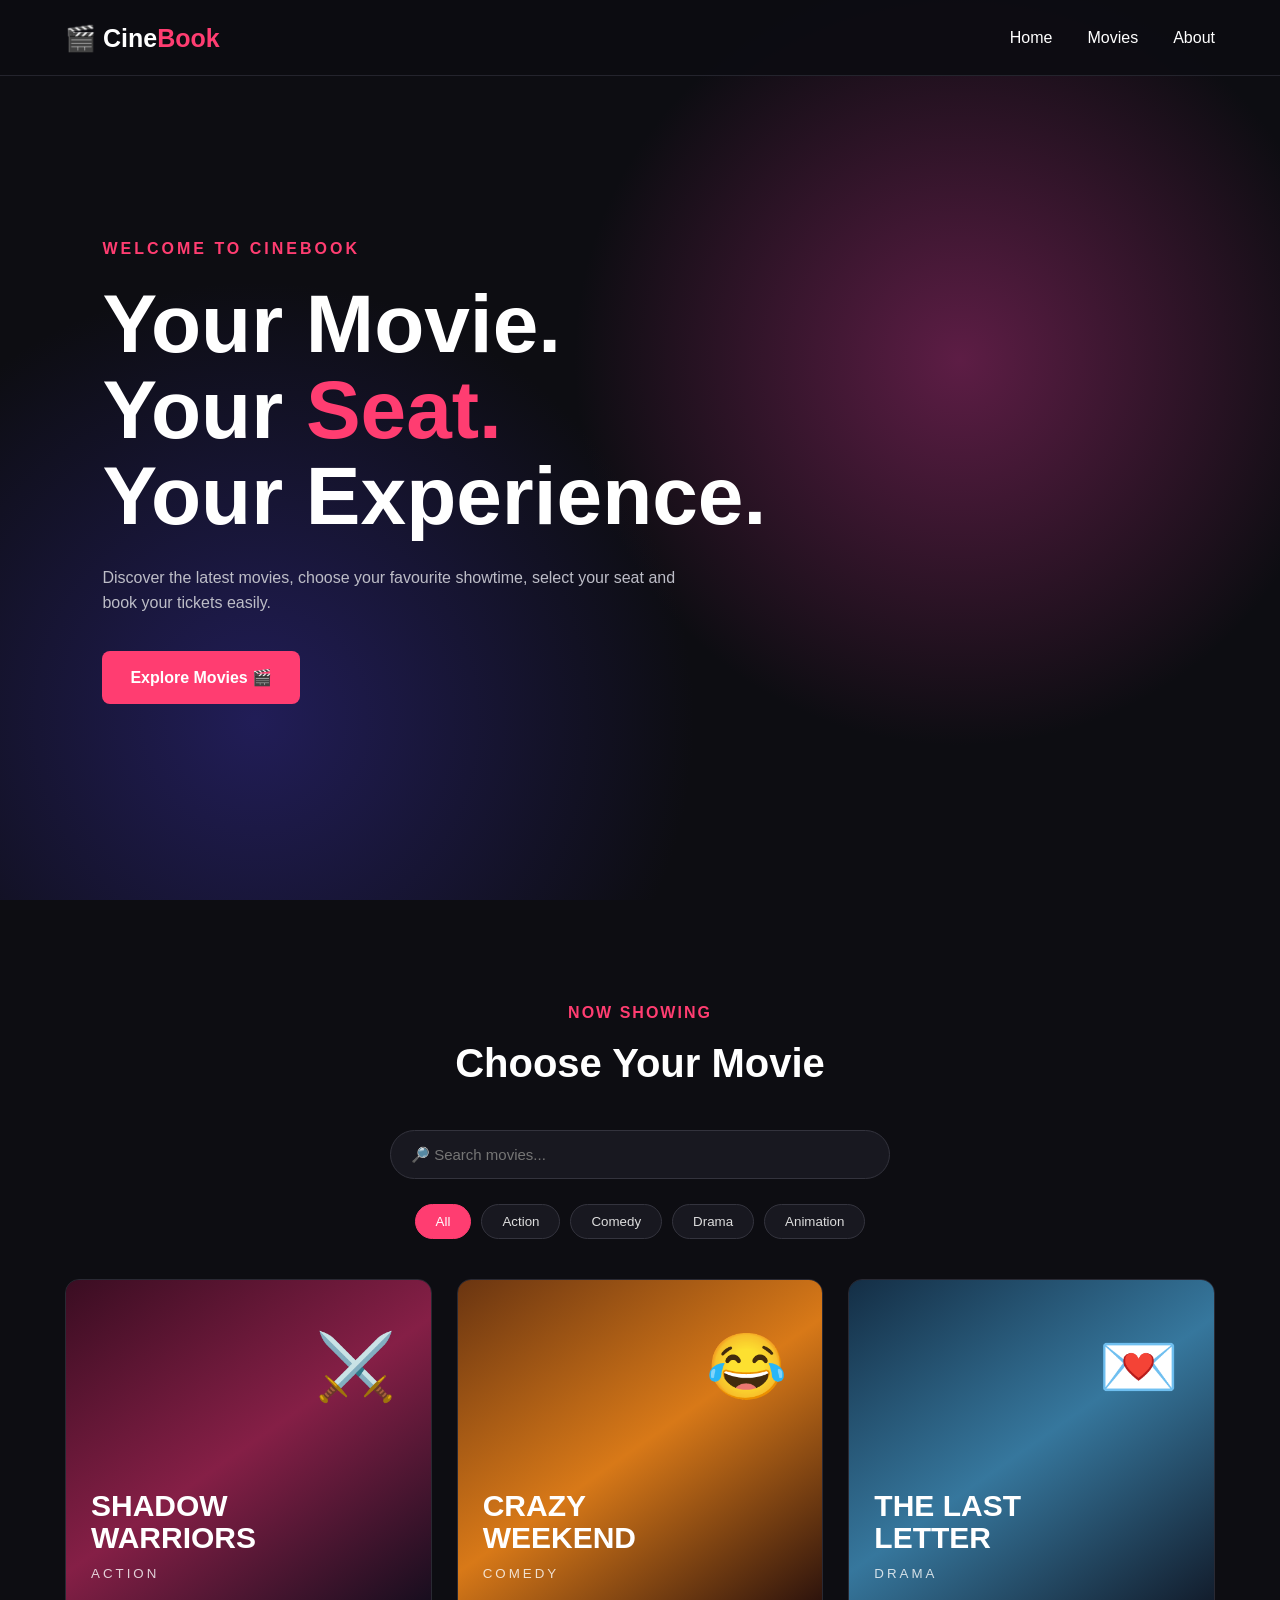
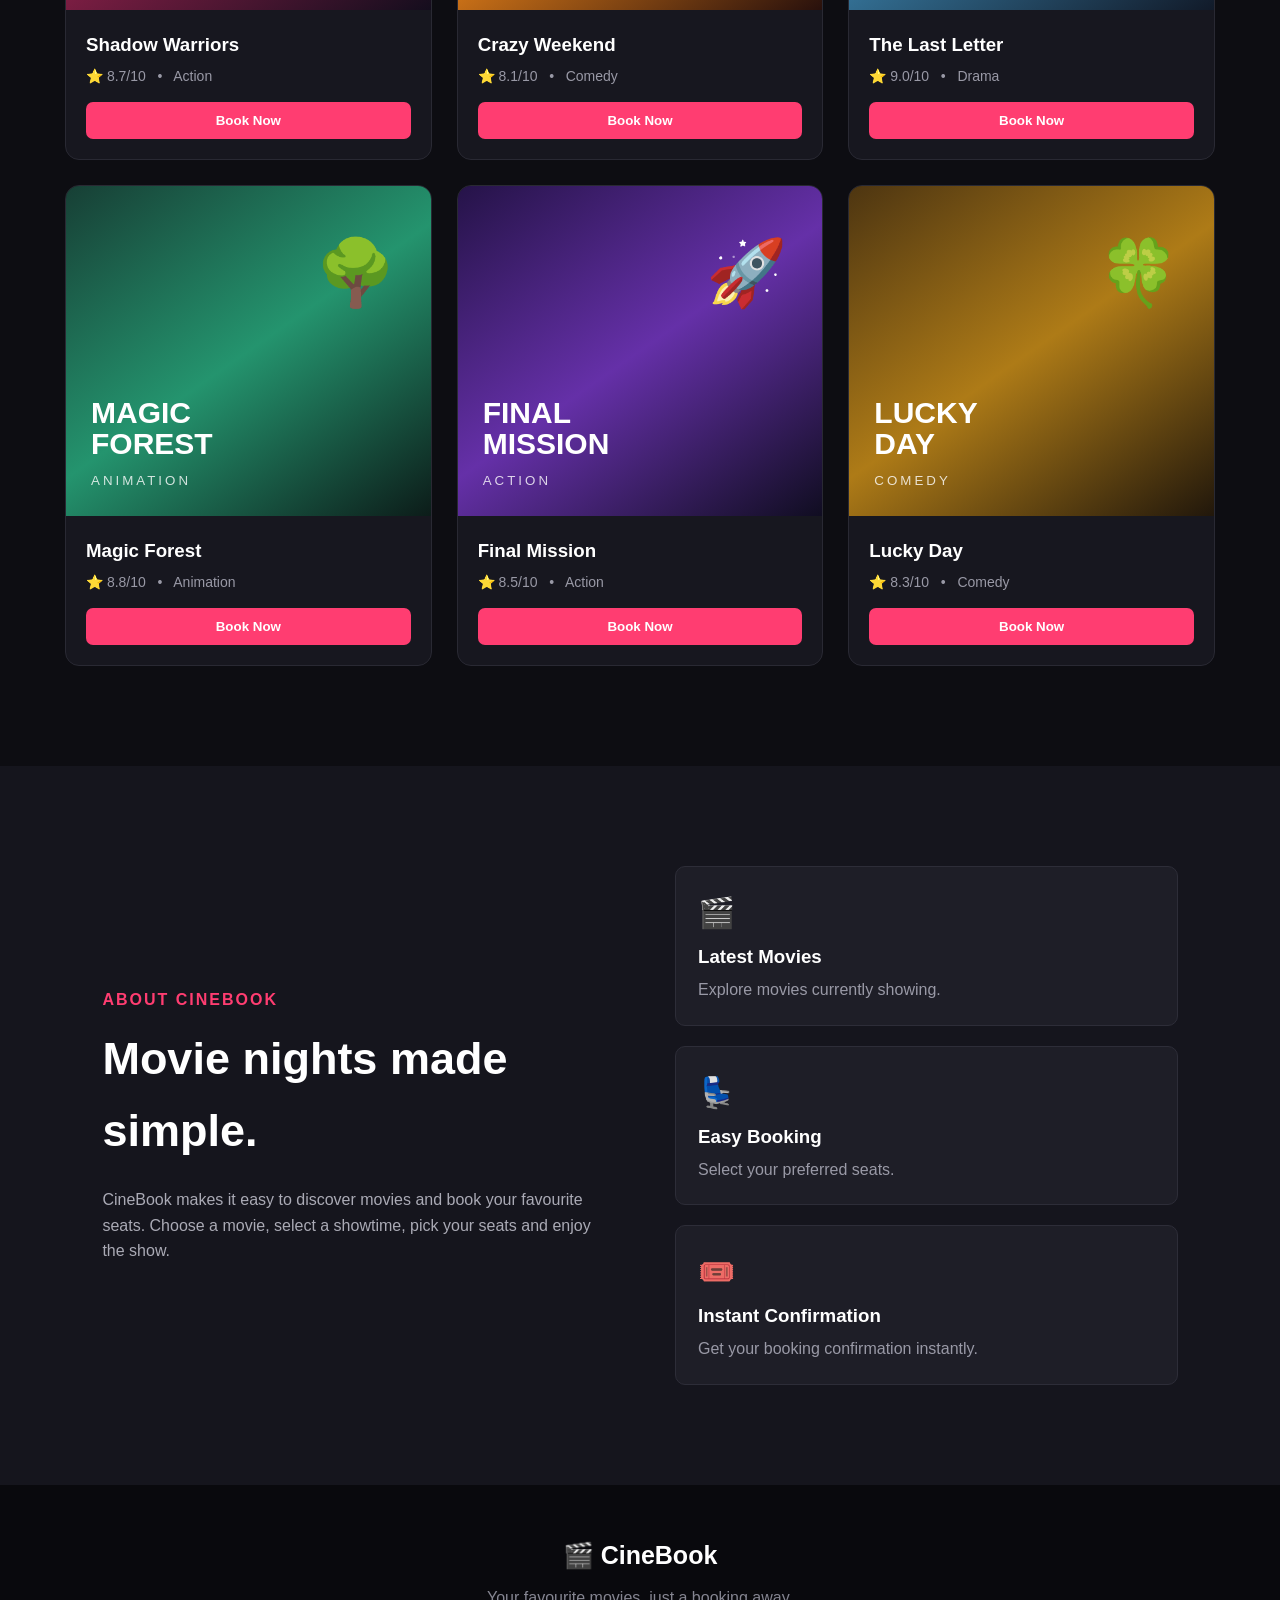
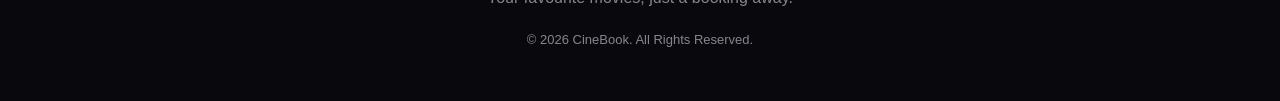
<file: movie-booking/index.html>
<!DOCTYPE html>
<html lang="en">
<head>
    <meta charset="UTF-8">
    <meta name="viewport" content="width=device-width, initial-scale=1.0">

    <title>CineBook | Movie Booking</title>

    <link rel="stylesheet" href="style.css">
</head>

<body>

    <!-- NAVBAR -->
    <header>
        <nav class="navbar">
            <div class="logo">🎬 Cine<span>Book</span></div>

            <button class="menu-btn" onclick="toggleMenu()">☰</button>

            <ul class="nav-links" id="navLinks">
                <li><a href="#home">Home</a></li>
                <li><a href="#movies">Movies</a></li>
                <li><a href="#about">About</a></li>
            </ul>
        </nav>
    </header>


    <!-- HERO -->
    <section class="hero" id="home">

        <div class="hero-content">

            <p class="hero-small">WELCOME TO CINEBOOK</p>

            <h1>Your Movie.<br>
                Your <span>Seat.</span><br>
                Your Experience.</h1>

            <p>
                Discover the latest movies, choose your favourite showtime,
                select your seat and book your tickets easily.
            </p>

            <a href="#movies" class="hero-btn">Explore Movies 🎬</a>

        </div>

    </section>


    <!-- MOVIES -->
    <section class="movies-section" id="movies">

        <div class="section-heading">
            <p>NOW SHOWING</p>
            <h2>Choose Your Movie</h2>
        </div>


        <!-- SEARCH -->
        <div class="search-box">
            <input
                type="text"
                id="searchInput"
                placeholder="🔎 Search movies..."
                onkeyup="searchMovies()"
            >
        </div>


        <!-- GENRES -->
        <div class="genres">

            <button class="genre-btn active" onclick="filterMovies('all', this)">
                All
            </button>

            <button class="genre-btn" onclick="filterMovies('action', this)">
                Action
            </button>

            <button class="genre-btn" onclick="filterMovies('comedy', this)">
                Comedy
            </button>

            <button class="genre-btn" onclick="filterMovies('drama', this)">
                Drama
            </button>

            <button class="genre-btn" onclick="filterMovies('animation', this)">
                Animation
            </button>

        </div>


        <!-- MOVIE GRID -->
        <div class="movie-grid" id="movieGrid">

            <!-- MOVIE 1 -->
            <div class="movie-card" data-genre="action" data-title="Shadow Warriors">

                <div class="poster poster-one">
                    <span>⚔️</span>
                    <h3>SHADOW<br>WARRIORS</h3>
                    <small>ACTION</small>
                </div>

                <div class="movie-info">

                    <h3>Shadow Warriors</h3>

                    <p>⭐ 8.7/10 &nbsp; • &nbsp; Action</p>

                    <button onclick="openMovie('Shadow Warriors', 'action')">
                        Book Now
                    </button>

                </div>

            </div>


            <!-- MOVIE 2 -->
            <div class="movie-card" data-genre="comedy" data-title="Crazy Weekend">

                <div class="poster poster-two">
                    <span>😂</span>
                    <h3>CRAZY<br>WEEKEND</h3>
                    <small>COMEDY</small>
                </div>

                <div class="movie-info">

                    <h3>Crazy Weekend</h3>

                    <p>⭐ 8.1/10 &nbsp; • &nbsp; Comedy</p>

                    <button onclick="openMovie('Crazy Weekend', 'comedy')">
                        Book Now
                    </button>

                </div>

            </div>


            <!-- MOVIE 3 -->
            <div class="movie-card" data-genre="drama" data-title="The Last Letter">

                <div class="poster poster-three">
                    <span>💌</span>
                    <h3>THE LAST<br>LETTER</h3>
                    <small>DRAMA</small>
                </div>

                <div class="movie-info">

                    <h3>The Last Letter</h3>

                    <p>⭐ 9.0/10 &nbsp; • &nbsp; Drama</p>

                    <button onclick="openMovie('The Last Letter', 'drama')">
                        Book Now
                    </button>

                </div>

            </div>


            <!-- MOVIE 4 -->
            <div class="movie-card" data-genre="animation" data-title="Magic Forest">

                <div class="poster poster-four">
                    <span>🌳</span>
                    <h3>MAGIC<br>FOREST</h3>
                    <small>ANIMATION</small>
                </div>

                <div class="movie-info">

                    <h3>Magic Forest</h3>

                    <p>⭐ 8.8/10 &nbsp; • &nbsp; Animation</p>

                    <button onclick="openMovie('Magic Forest', 'animation')">
                        Book Now
                    </button>

                </div>

            </div>


            <!-- MOVIE 5 -->
            <div class="movie-card" data-genre="action" data-title="Final Mission">

                <div class="poster poster-five">
                    <span>🚀</span>
                    <h3>FINAL<br>MISSION</h3>
                    <small>ACTION</small>
                </div>

                <div class="movie-info">

                    <h3>Final Mission</h3>

                    <p>⭐ 8.5/10 &nbsp; • &nbsp; Action</p>

                    <button onclick="openMovie('Final Mission', 'action')">
                        Book Now
                    </button>

                </div>

            </div>


            <!-- MOVIE 6 -->
            <div class="movie-card" data-genre="comedy" data-title="Lucky Day">

                <div class="poster poster-six">
                    <span>🍀</span>
                    <h3>LUCKY<br>DAY</h3>
                    <small>COMEDY</small>
                </div>

                <div class="movie-info">

                    <h3>Lucky Day</h3>

                    <p>⭐ 8.3/10 &nbsp; • &nbsp; Comedy</p>

                    <button onclick="openMovie('Lucky Day', 'comedy')">
                        Book Now
                    </button>

                </div>

            </div>

        </div>

    </section>


    <!-- ABOUT -->
    <section class="about" id="about">

        <div>
            <p class="section-label">ABOUT CINEBOOK</p>

            <h2>Movie nights made simple.</h2>

            <p>
                CineBook makes it easy to discover movies and book your
                favourite seats. Choose a movie, select a showtime,
                pick your seats and enjoy the show.
            </p>
        </div>

        <div class="about-features">

            <div>
                <span>🎬</span>
                <h3>Latest Movies</h3>
                <p>Explore movies currently showing.</p>
            </div>

            <div>
                <span>💺</span>
                <h3>Easy Booking</h3>
                <p>Select your preferred seats.</p>
            </div>

            <div>
                <span>🎟️</span>
                <h3>Instant Confirmation</h3>
                <p>Get your booking confirmation instantly.</p>
            </div>

        </div>

    </section>


    <!-- FOOTER -->
    <footer>

        <div class="footer-logo">🎬 CineBook</div>

        <p>
            Your favourite movies, just a booking away.
        </p>

        <p class="copyright">
            © 2026 CineBook. All Rights Reserved.
        </p>

    </footer>


    <!-- MOVIE MODAL -->
    <div class="modal" id="movieModal">

        <div class="modal-content">

            <button class="close-btn" onclick="closeModal()">×</button>

            <h2 id="selectedMovie">Movie Name</h2>

            <p class="modal-subtitle">
                Select your showtime
            </p>


            <!-- SHOWTIMES -->
            <div class="showtimes">

                <button onclick="selectTime(this)">10:30 AM</button>

                <button onclick="selectTime(this)">1:30 PM</button>

                <button onclick="selectTime(this)">4:30 PM</button>

                <button onclick="selectTime(this)">7:30 PM</button>

                <button onclick="selectTime(this)">10:30 PM</button>

            </div>


            <!-- SEATS -->
            <h3 class="seat-title">Select Your Seats</h3>

            <div class="screen">
                SCREEN
            </div>

            <div class="seats" id="seats">

                <button onclick="selectSeat(this)">A1</button>
                <button onclick="selectSeat(this)">A2</button>
                <button onclick="selectSeat(this)">A3</button>
                <button onclick="selectSeat(this)">A4</button>
                <button onclick="selectSeat(this)">A5</button>
                <button onclick="selectSeat(this)">A6</button>

                <button onclick="selectSeat(this)">B1</button>
                <button onclick="selectSeat(this)">B2</button>
                <button onclick="selectSeat(this)">B3</button>
                <button onclick="selectSeat(this)">B4</button>
                <button onclick="selectSeat(this)">B5</button>
                <button onclick="selectSeat(this)">B6</button>

                <button onclick="selectSeat(this)">C1</button>
                <button onclick="selectSeat(this)">C2</button>
                <button onclick="selectSeat(this)">C3</button>
                <button onclick="selectSeat(this)">C4</button>
                <button onclick="selectSeat(this)">C5</button>
                <button onclick="selectSeat(this)">C6</button>

                <button onclick="selectSeat(this)">D1</button>
                <button onclick="selectSeat(this)">D2</button>
                <button onclick="selectSeat(this)">D3</button>
                <button onclick="selectSeat(this)">D4</button>
                <button onclick="selectSeat(this)">D5</button>
                <button onclick="selectSeat(this)">D6</button>

            </div>


            <div class="booking-summary">

                <p>
                    Seats:
                    <strong id="seatCount">0</strong>
                </p>

                <p>
                    Price:
                    <strong>€<span id="totalPrice">0</span></strong>
                </p>

            </div>


            <button class="confirm-btn" onclick="confirmBooking()">
                Confirm Booking 🎟️
            </button>

        </div>

    </div>


    <!-- CONFIRMATION -->
    <div class="confirmation" id="confirmation">

        <div class="confirmation-box">

            <div class="success-icon">✓</div>

            <h2>Booking Confirmed!</h2>

            <p id="confirmationText"></p>

            <button onclick="closeConfirmation()">
                Done
            </button>

        </div>

    </div>


    <script src="script.js"></script>

</body>
</html>
</file>
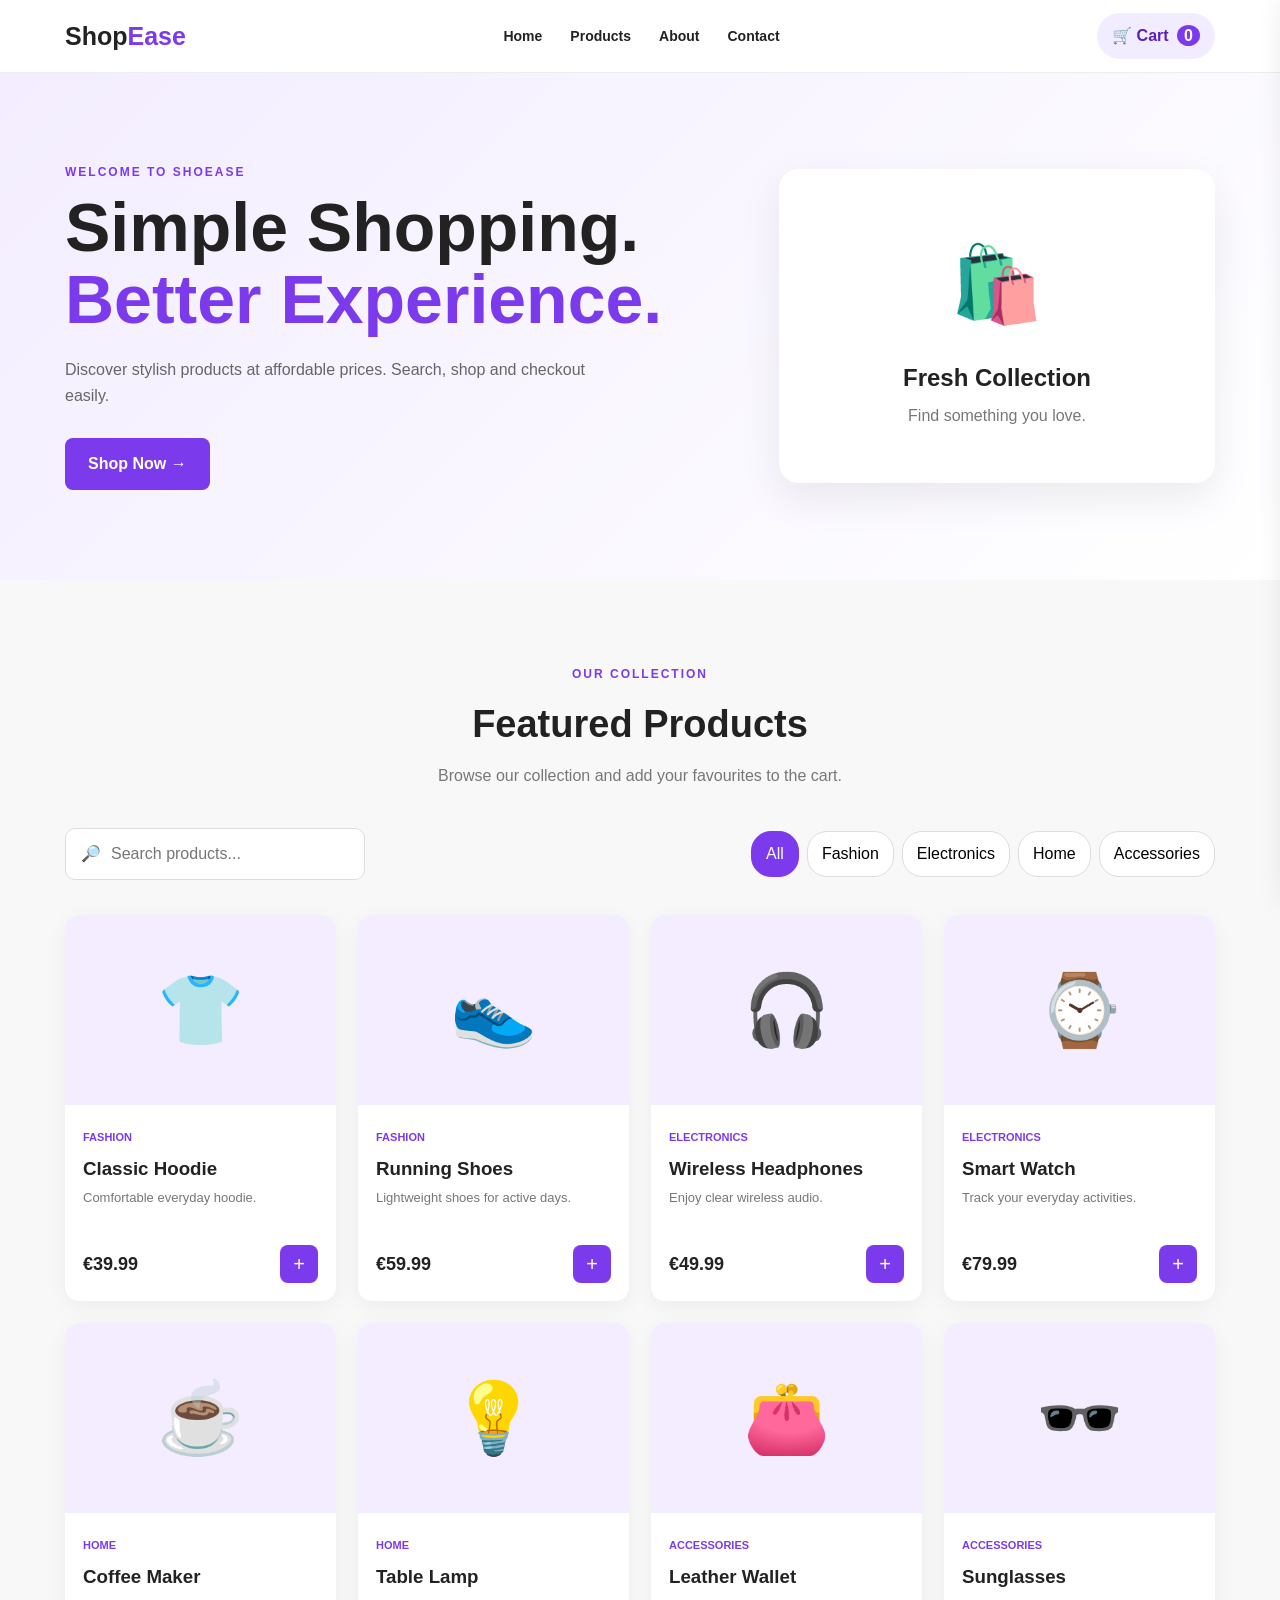
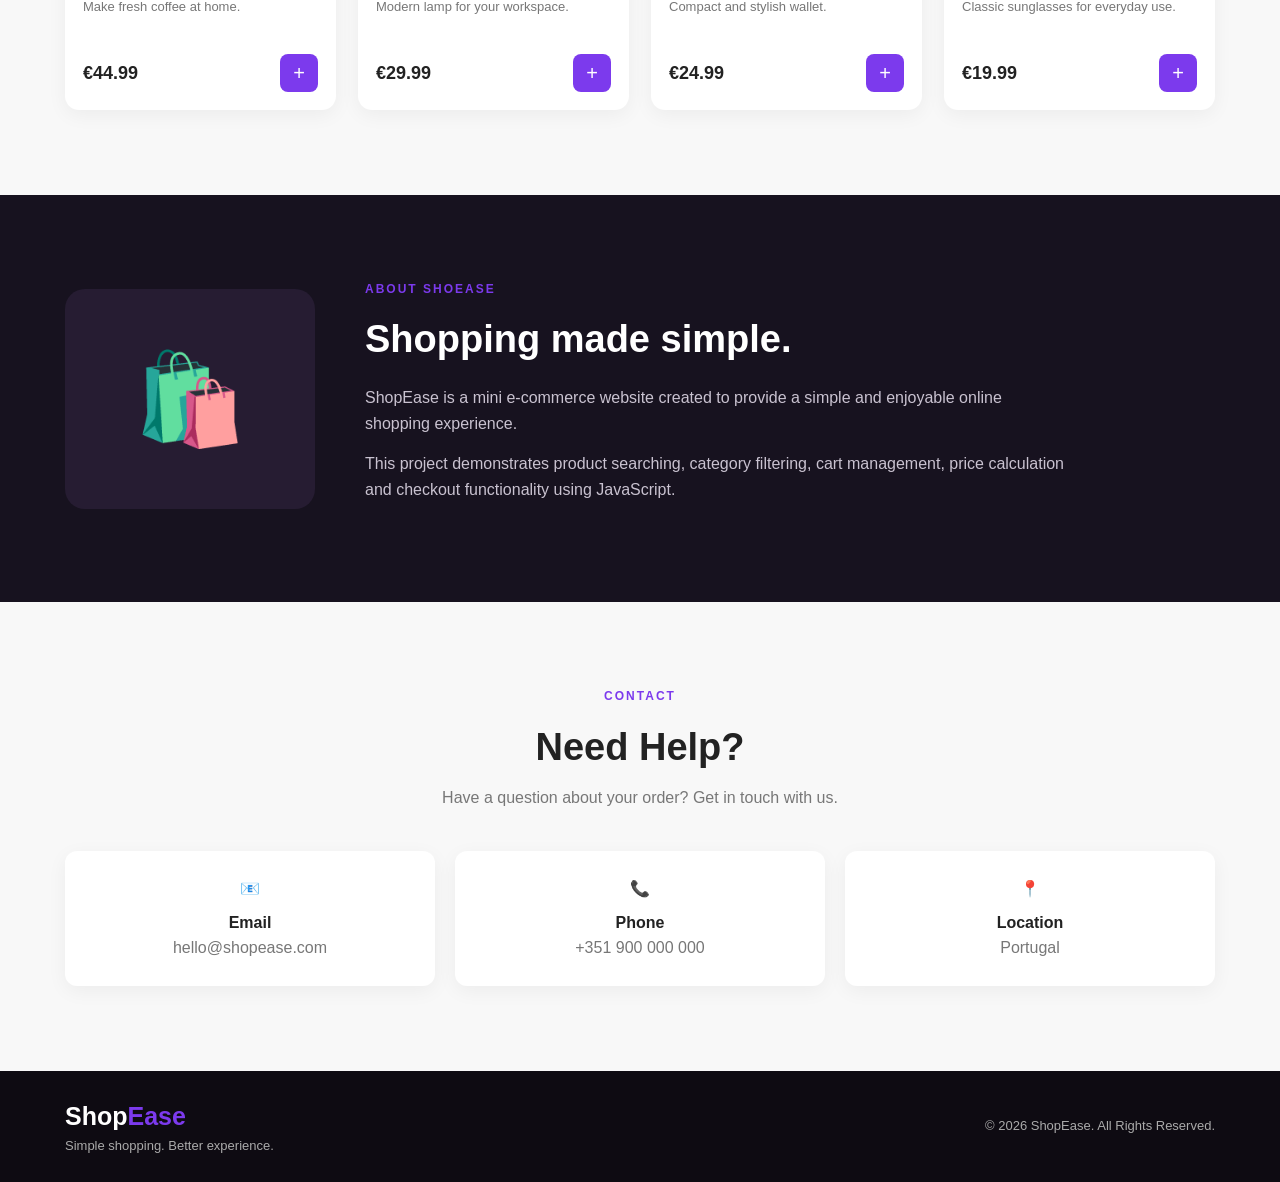
<file: ShopEase/index.html>
<!DOCTYPE html>
<html lang="en">
<head>
    <meta charset="UTF-8">
    <meta name="viewport" content="width=device-width, initial-scale=1.0">

    <title>ShopEase | Mini E-commerce Store</title>

    <meta
        name="description"
        content="ShopEase is a responsive mini e-commerce website built with HTML, CSS and JavaScript."
    >

    <link rel="stylesheet" href="style.css">
</head>

<body>

<!-- ================= HEADER ================= -->

<header class="header">

    <div class="container nav">

        <a href="#" class="logo">
            Shop<span>Ease</span>
        </a>

        <nav id="navMenu">
            <a href="#home">Home</a>
            <a href="#products">Products</a>
            <a href="#about">About</a>
            <a href="#contact">Contact</a>
        </nav>

        <div class="nav-actions">

            <button class="cart-btn" onclick="openCart()">
                🛒 Cart
                <span id="cartCount">0</span>
            </button>

            <button class="menu-btn" onclick="toggleMenu()">
                ☰
            </button>

        </div>

    </div>

</header>


<!-- ================= HERO ================= -->

<section class="hero" id="home">

    <div class="container hero-content">

        <div class="hero-text">

            <p class="small-title">WELCOME TO SHOEASE</p>

            <h1>
                Simple Shopping.
                <span>Better Experience.</span>
            </h1>

            <p>
                Discover stylish products at affordable prices.
                Search, shop and checkout easily.
            </p>

            <a href="#products" class="btn">
                Shop Now →
            </a>

        </div>

        <div class="hero-card">
            <div class="hero-icon">🛍️</div>
            <h3>Fresh Collection</h3>
            <p>Find something you love.</p>
        </div>

    </div>

</section>


<!-- ================= PRODUCTS ================= -->

<section class="products-section" id="products">

    <div class="container">

        <div class="section-heading">

            <p class="small-title">OUR COLLECTION</p>

            <h2>Featured Products</h2>

            <p>
                Browse our collection and add your favourites to the cart.
            </p>

        </div>


        <!-- Search -->

        <div class="shop-controls">

            <div class="search-box">

                <span>🔎</span>

                <input
                    type="text"
                    id="searchInput"
                    placeholder="Search products..."
                    oninput="displayProducts()"
                >

            </div>


            <!-- Categories -->

            <div class="categories">

                <button
                    class="category-btn active"
                    onclick="filterCategory('All', this)">
                    All
                </button>

                <button
                    class="category-btn"
                    onclick="filterCategory('Fashion', this)">
                    Fashion
                </button>

                <button
                    class="category-btn"
                    onclick="filterCategory('Electronics', this)">
                    Electronics
                </button>

                <button
                    class="category-btn"
                    onclick="filterCategory('Home', this)">
                    Home
                </button>

                <button
                    class="category-btn"
                    onclick="filterCategory('Accessories', this)">
                    Accessories
                </button>

            </div>

        </div>


        <!-- Products -->

        <div class="product-grid" id="productGrid"></div>

        <p id="noProducts" class="no-products">
            No products found.
        </p>

    </div>

</section>


<!-- ================= ABOUT ================= -->

<section class="about" id="about">

    <div class="container about-grid">

        <div class="about-icon">
            🛍️
        </div>

        <div>

            <p class="small-title">ABOUT SHOEASE</p>

            <h2>Shopping made simple.</h2>

            <p>
                ShopEase is a mini e-commerce website created to provide
                a simple and enjoyable online shopping experience.
            </p>

            <p>
                This project demonstrates product searching, category
                filtering, cart management, price calculation and checkout
                functionality using JavaScript.
            </p>

        </div>

    </div>

</section>


<!-- ================= CONTACT ================= -->

<section class="contact" id="contact">

    <div class="container">

        <div class="section-heading">

            <p class="small-title">CONTACT</p>

            <h2>Need Help?</h2>

            <p>
                Have a question about your order? Get in touch with us.
            </p>

        </div>

        <div class="contact-box">

            <div>
                📧
                <strong>Email</strong>
                <p>hello@shopease.com</p>
            </div>

            <div>
                📞
                <strong>Phone</strong>
                <p>+351 900 000 000</p>
            </div>

            <div>
                📍
                <strong>Location</strong>
                <p>Portugal</p>
            </div>

        </div>

    </div>

</section>


<!-- ================= CART SIDEBAR ================= -->

<div class="overlay" id="overlay" onclick="closeCart()"></div>

<aside class="cart-sidebar" id="cartSidebar">

    <div class="cart-header">

        <h2>Your Cart</h2>

        <button onclick="closeCart()">✕</button>

    </div>


    <div id="cartItems" class="cart-items">

        <p class="empty-cart">
            Your cart is empty.
        </p>

    </div>


    <div class="cart-bottom">

        <div class="cart-total">

            <span>Subtotal</span>

            <strong id="cartTotal">
                €0.00
            </strong>

        </div>

        <button
            class="checkout-btn"
            onclick="openCheckout()">
            Proceed to Checkout
        </button>

    </div>

</aside>


<!-- ================= CHECKOUT MODAL ================= -->

<div class="modal" id="checkoutModal">

    <div class="modal-content">

        <button
            class="modal-close"
            onclick="closeCheckout()">
            ✕
        </button>

        <div id="checkoutFormArea">

            <h2>Checkout</h2>

            <p class="modal-subtitle">
                Enter your details to complete your order.
            </p>


            <form id="checkoutForm">

                <div class="form-group">

                    <label>Full Name</label>

                    <input
                        type="text"
                        id="customerName"
                        placeholder="Your name"
                        required
                    >

                </div>


                <div class="form-group">

                    <label>Email</label>

                    <input
                        type="email"
                        id="customerEmail"
                        placeholder="you@example.com"
                        required
                    >

                </div>


                <div class="form-group">

                    <label>Address</label>

                    <textarea
                        id="customerAddress"
                        placeholder="Your delivery address"
                        required
                    ></textarea>

                </div>


                <div class="form-row">

                    <div class="form-group">

                        <label>City</label>

                        <input
                            type="text"
                            id="customerCity"
                            placeholder="City"
                            required
                        >

                    </div>


                    <div class="form-group">

                        <label>Postal Code</label>

                        <input
                            type="text"
                            id="postalCode"
                            placeholder="Postal code"
                            required
                        >

                    </div>

                </div>


                <div class="checkout-summary">

                    <span>Order Total</span>

                    <strong id="checkoutTotal">
                        €0.00
                    </strong>

                </div>


                <button
                    type="submit"
                    class="place-order-btn">
                    Place Order
                </button>

            </form>

        </div>


        <!-- SUCCESS -->

        <div
            id="orderSuccess"
            class="order-success"
            style="display:none;">

            <div class="success-icon">
                ✓
            </div>

            <h2>Order Confirmed!</h2>

            <p>
                Thank you for shopping with ShopEase.
            </p>

            <p>
                Your order number is:
            </p>

            <strong id="orderNumber"></strong>

            <button
                class="btn"
                onclick="finishOrder()">
                Continue Shopping
            </button>

        </div>

    </div>

</div>


<!-- ================= FOOTER ================= -->

<footer>

    <div class="container footer-content">

        <div>

            <a href="#" class="logo">
                Shop<span>Ease</span>
            </a>

            <p>
                Simple shopping. Better experience.
            </p>

        </div>

        <p>
            © 2026 ShopEase. All Rights Reserved.
        </p>

    </div>

</footer>


<script src="script.js"></script>

</body>
</html>
</file>
<file: beauty-salon/style.css>
/* =========================
   RESET
========================= */

* {
    margin: 0;
    padding: 0;
    box-sizing: border-box;
}

html {
    scroll-behavior: smooth;
}

body {
    font-family: Arial, Helvetica, sans-serif;
    color: #2c2528;
    background: #fffaf9;
    line-height: 1.6;
}

a {
    color: inherit;
    text-decoration: none;
}

button,
input,
select,
textarea {
    font-family: inherit;
}

.container {
    width: 90%;
    max-width: 1180px;
    margin: auto;
}

.section {
    padding: 100px 0;
}


/* =========================
   HEADER
========================= */

.header {
    position: fixed;
    top: 0;
    left: 0;
    width: 100%;
    z-index: 1000;
    background: rgba(255, 250, 249, 0.94);
    backdrop-filter: blur(12px);
    border-bottom: 1px solid #f0e5e7;
}

.nav {
    min-height: 78px;
    display: flex;
    align-items: center;
    justify-content: space-between;
    gap: 30px;
}

.logo {
    font-family: Georgia, serif;
    font-size: 29px;
    font-weight: bold;
    color: #33282c;
}

.logo span {
    color: #c88791;
}

.nav-menu {
    display: flex;
    align-items: center;
    gap: 28px;
}

.nav-menu a {
    color: #62575b;
    font-size: 14px;
    font-weight: 600;
    transition: 0.3s;
}

.nav-menu a:hover {
    color: #bd7480;
}

.nav-button {
    background: #bd7480;
    color: white;
    padding: 12px 22px;
    border-radius: 30px;
    font-size: 14px;
    font-weight: bold;
    transition: 0.3s;
}

.nav-button:hover {
    background: #a85e6b;
    transform: translateY(-2px);
}

.menu-toggle {
    display: none;
    border: none;
    background: transparent;
    font-size: 27px;
    cursor: pointer;
    color: #33282c;
}


/* =========================
   HERO
========================= */

.hero {
    min-height: 850px;
    padding-top: 150px;
    padding-bottom: 100px;
    position: relative;
    overflow: hidden;
    background:
        radial-gradient(circle at 85% 25%, #f5dfe3 0, transparent 28%),
        radial-gradient(circle at 10% 90%, #f3e6dc 0, transparent 30%),
        #fffaf9;
}

.hero-content {
    min-height: 650px;
    display: grid;
    grid-template-columns: 1.05fr 0.95fr;
    align-items: center;
    gap: 70px;
}

.eyebrow {
    color: #bd7480;
    font-size: 12px;
    font-weight: bold;
    letter-spacing: 3px;
    margin-bottom: 18px;
}

.hero h1 {
    font-family: Georgia, serif;
    font-size: clamp(50px, 6vw, 78px);
    line-height: 1.03;
    font-weight: 500;
    letter-spacing: -2px;
    margin-bottom: 25px;
}

.hero h1 span {
    color: #bd7480;
    font-style: italic;
}

.hero-description {
    color: #756a6d;
    font-size: 18px;
    max-width: 570px;
    margin-bottom: 35px;
}

.hero-buttons {
    display: flex;
    gap: 15px;
    flex-wrap: wrap;
}

.btn {
    display: inline-flex;
    align-items: center;
    justify-content: center;
    padding: 15px 25px;
    border-radius: 30px;
    border: 2px solid transparent;
    font-size: 14px;
    font-weight: bold;
    transition: 0.3s;
    cursor: pointer;
}

.primary-btn {
    background: #bd7480;
    color: white;
}

.primary-btn:hover {
    background: #a85e6b;
    transform: translateY(-3px);
    box-shadow: 0 12px 25px rgba(189, 116, 128, 0.25);
}

.secondary-btn {
    border-color: #d8b9be;
    color: #6b5157;
    background: transparent;
}

.secondary-btn:hover {
    background: white;
    transform: translateY(-3px);
}

.hero-stats {
    display: flex;
    gap: 45px;
    margin-top: 55px;
}

.hero-stats div {
    display: flex;
    flex-direction: column;
}

.hero-stats strong {
    font-family: Georgia, serif;
    font-size: 26px;
}

.hero-stats span {
    color: #827579;
    font-size: 12px;
    margin-top: 3px;
}


/* HERO VISUAL */

.hero-visual {
    height: 520px;
    position: relative;
    display: flex;
    align-items: center;
    justify-content: center;
}

.beauty-card {
    width: 370px;
    height: 470px;
    border-radius: 190px 190px 25px 25px;
    background:
        linear-gradient(
            145deg,
            rgba(189, 116, 128, 0.82),
            rgba(229, 193, 185, 0.75)
        );
    display: flex;
    flex-direction: column;
    align-items: center;
    justify-content: flex-end;
    padding-bottom: 55px;
    text-align: center;
    box-shadow: 0 30px 60px rgba(91, 61, 67, 0.18);
    position: relative;
    overflow: hidden;
}

.beauty-card::before {
    content: "";
    width: 260px;
    height: 260px;
    position: absolute;
    top: 70px;
    border-radius: 50%;
    background: rgba(255, 255, 255, 0.2);
}

.beauty-icon {
    position: relative;
    font-size: 70px;
    margin-bottom: 20px;
}

.beauty-card p {
    position: relative;
    color: white;
    font-size: 19px;
}

.beauty-card h2 {
    position: relative;
    color: white;
    font-family: Georgia, serif;
    font-size: 37px;
    margin: 5px 0 10px;
}

.beauty-card span {
    position: relative;
    color: rgba(255, 255, 255, 0.85);
    font-size: 13px;
    letter-spacing: 2px;
}

.floating-card {
    position: absolute;
    background: white;
    padding: 13px 18px;
    border-radius: 30px;
    box-shadow: 0 15px 35px rgba(50, 30, 35, 0.12);
    font-size: 13px;
    font-weight: bold;
    color: #5c4b50;
}

.floating-card-one {
    top: 70px;
    left: 5px;
    animation: floating 4s ease-in-out infinite;
}

.floating-card-two {
    bottom: 65px;
    right: 0;
    animation: floating 4s ease-in-out infinite 1s;
}

@keyframes floating {
    0%,
    100% {
        transform: translateY(0);
    }

    50% {
        transform: translateY(-10px);
    }
}


/* =========================
   ABOUT
========================= */

.about {
    background: white;
}

.about-grid {
    display: grid;
    grid-template-columns: 0.9fr 1.1fr;
    align-items: center;
    gap: 90px;
}

.about-visual {
    position: relative;
}

.about-image {
    height: 530px;
    border-radius: 20px;
    background:
        radial-gradient(circle at 50% 35%, #fff1ef 0, transparent 25%),
        linear-gradient(145deg, #d8a2a8, #e9cfc5);
    display: flex;
    align-items: center;
    justify-content: center;
    overflow: hidden;
}

.about-image::before {
    content: "";
    width: 250px;
    height: 330px;
    border-radius: 140px 140px 35px 35px;
    background: rgba(255, 255, 255, 0.28);
    transform: rotate(-7deg);
}

.about-image-content {
    position: absolute;
    font-size: 80px;
    color: white;
}

.experience-badge {
    position: absolute;
    right: -25px;
    bottom: 35px;
    background: #33282c;
    color: white;
    padding: 22px 28px;
    border-radius: 15px;
    display: flex;
    flex-direction: column;
}

.experience-badge strong {
    font-family: Georgia, serif;
    font-size: 30px;
}

.experience-badge span {
    font-size: 11px;
    color: #e7d9dc;
}

.about-text h2 {
    font-family: Georgia, serif;
    font-size: 48px;
    line-height: 1.15;
    font-weight: 500;
    margin-bottom: 25px;
}

.about-text > p:not(.eyebrow) {
    color: #756a6d;
    margin-bottom: 17px;
    max-width: 600px;
}

.about-list {
    margin-top: 30px;
    display: grid;
    gap: 14px;
}

.about-list div {
    font-weight: 600;
    color: #56484d;
}

.about-list span {
    display: inline-flex;
    align-items: center;
    justify-content: center;
    width: 23px;
    height: 23px;
    margin-right: 9px;
    border-radius: 50%;
    background: #f2dfe2;
    color: #a75d69;
    font-size: 12px;
}


/* =========================
   SECTION HEADING
========================= */

.section-heading {
    text-align: center;
    max-width: 650px;
    margin: 0 auto 55px;
}

.section-heading h2 {
    font-family: Georgia, serif;
    font-size: 48px;
    line-height: 1.15;
    font-weight: 500;
    margin-bottom: 15px;
}

.section-heading > p:last-child {
    color: #756a6d;
}


/* =========================
   SERVICES
========================= */

.services {
    background: #fff7f5;
}

.services-grid {
    display: grid;
    grid-template-columns: repeat(3, 1fr);
    gap: 22px;
}

.service-card {
    background: white;
    padding: 35px;
    border-radius: 18px;
    border: 1px solid #f0e1e3;
    transition: 0.35s;
}

.service-card:hover {
    transform: translateY(-8px);
    box-shadow: 0 20px 45px rgba(87, 55, 63, 0.09);
}

.service-icon {
    width: 58px;
    height: 58px;
    border-radius: 16px;
    background: #f7e8e9;
    display: flex;
    align-items: center;
    justify-content: center;
    font-size: 28px;
    margin-bottom: 25px;
}

.service-card h3 {
    font-family: Georgia, serif;
    font-size: 24px;
    margin-bottom: 12px;
}

.service-card p {
    color: #756a6d;
    font-size: 14px;
    margin-bottom: 22px;
}

.service-card a {
    color: #bd7480;
    font-size: 13px;
    font-weight: bold;
}


/* =========================
   PROMO
========================= */

.promo {
    padding: 70px 0;
    background: #33282c;
    color: white;
}

.promo-content {
    display: flex;
    align-items: center;
    justify-content: space-between;
    gap: 40px;
}

.promo .eyebrow {
    color: #e6aab2;
}

.promo h2 {
    font-family: Georgia, serif;
    font-size: 48px;
    font-weight: 500;
    margin-bottom: 10px;
}

.promo h2 span {
    color: #e6aab2;
    font-style: italic;
}

.promo p:not(.eyebrow) {
    color: #d5c8ca;
}

.light-btn {
    background: white;
    color: #5b444a;
}

.light-btn:hover {
    background: #f7e8e9;
    transform: translateY(-3px);
}


/* =========================
   PRICING
========================= */

.pricing {
    background: white;
}

.pricing-grid {
    display: grid;
    grid-template-columns: repeat(4, 1fr);
    gap: 20px;
}

.price-card {
    position: relative;
    padding: 35px 25px;
    border: 1px solid #eadcdf;
    border-radius: 18px;
    text-align: center;
    transition: 0.3s;
}

.price-card:hover {
    transform: translateY(-7px);
    box-shadow: 0 15px 35px rgba(74, 44, 51, 0.1);
}

.price-card.featured {
    background: #fff4f4;
    border-color: #d9a4aa;
}

.popular {
    position: absolute;
    top: 15px;
    right: 15px;
    font-size: 9px;
    font-weight: bold;
    letter-spacing: 1px;
    background: #bd7480;
    color: white;
    padding: 5px 8px;
    border-radius: 10px;
}

.price-icon {
    font-size: 35px;
    margin-bottom: 18px;
}

.price-card h3 {
    font-family: Georgia, serif;
    font-size: 22px;
}

.price-card p {
    color: #817478;
    font-size: 13px;
    margin: 8px 0 18px;
}

.price-card strong {
    display: block;
    font-family: Georgia, serif;
    font-size: 36px;
    margin-bottom: 20px;
}

.price-card a {
    display: inline-block;
    color: #bd7480;
    font-size: 13px;
    font-weight: bold;
}


/* =========================
   APPOINTMENT
========================= */

.appointment {
    background: #fff7f5;
}

.appointment-wrapper {
    display: grid;
    grid-template-columns: 0.75fr 1.25fr;
    background: white;
    border-radius: 25px;
    overflow: hidden;
    box-shadow: 0 20px 60px rgba(67, 39, 46, 0.08);
}

.appointment-info {
    padding: 60px 45px;
    background: #33282c;
    color: white;
}

.appointment-info .eyebrow {
    color: #e3a6ae;
}

.appointment-info h2 {
    font-family: Georgia, serif;
    font-size: 46px;
    line-height: 1.15;
    font-weight: 500;
    margin-bottom: 20px;
}

.appointment-info > p:not(.eyebrow) {
    color: #d5c8ca;
}

.appointment-benefits {
    margin-top: 35px;
    display: grid;
    gap: 17px;
}

.appointment-benefits div {
    color: #eee4e6;
    font-size: 14px;
}

.appointment-benefits span {
    margin-right: 8px;
    color: #e3a6ae;
}

.appointment-form-card {
    padding: 50px;
}

.form-row {
    display: grid;
    grid-template-columns: 1fr 1fr;
    gap: 18px;
}

.form-group {
    margin-bottom: 20px;
}

.form-group label {
    display: block;
    margin-bottom: 8px;
    color: #514348;
    font-size: 13px;
    font-weight: bold;
}

.form-group input,
.form-group select,
.form-group textarea {
    width: 100%;
    border: 1px solid #ded0d3;
    border-radius: 10px;
    background: #fffdfd;
    padding: 13px 14px;
    font-size: 14px;
    color: #403438;
    outline: none;
    transition: 0.25s;
}

.form-group textarea {
    resize: vertical;
}

.form-group input:focus,
.form-group select:focus,
.form-group textarea:focus {
    border-color: #bd7480;
    box-shadow: 0 0 0 3px rgba(189, 116, 128, 0.1);
}

.form-button {
    border: none;
    width: 100%;
}

.success-message {
    display: none;
    margin-top: 15px;
    padding: 13px;
    border-radius: 10px;
    background: #e9f7ee;
    color: #247044;
    font-size: 13px;
    text-align: center;
}

.success-message.show {
    display: block;
}


/* =========================
   TESTIMONIAL
========================= */

.testimonial {
    background: white;
}

.testimonial-card {
    max-width: 850px;
    margin: auto;
    text-align: center;
}

.quote {
    color: #d79ba3;
    font-family: Georgia, serif;
    font-size: 75px;
    height: 60px;
}

.testimonial-card > p {
    font-family: Georgia, serif;
    font-size: 27px;
    line-height: 1.5;
    color: #514348;
    margin-bottom: 30px;
}

.client {
    display: flex;
    justify-content: center;
    align-items: center;
    gap: 12px;
}

.client-avatar {
    width: 45px;
    height: 45px;
    background: #f1dce0;
    color: #a85e6b;
    border-radius: 50%;
    display: flex;
    align-items: center;
    justify-content: center;
    font-weight: bold;
}

.client div:last-child {
    display: flex;
    flex-direction: column;
    text-align: left;
}

.client strong {
    font-size: 13px;
}

.client span {
    color: #897b80;
    font-size: 11px;
}


/* =========================
   CONTACT
========================= */

.contact {
    background: #fff7f5;
}

.contact-grid {
    display: grid;
    grid-template-columns: repeat(4, 1fr);
    gap: 18px;
}

.contact-card {
    background: white;
    border: 1px solid #f0e1e3;
    padding: 30px 20px;
    text-align: center;
    border-radius: 16px;
    transition: 0.3s;
}

.contact-card:hover {
    transform: translateY(-5px);
}

.contact-icon {
    font-size: 30px;
    margin-bottom: 15px;
}

.contact-card h3 {
    font-family: Georgia, serif;
    margin-bottom: 8px;
}

.contact-card p {
    color: #756a6d;
    font-size: 13px;
}


/* =========================
   FOOTER
========================= */

footer {
    background: #292124;
    color: white;
}

.footer-content {
    min-height: 150px;
    display: flex;
    align-items: center;
    justify-content: space-between;
    gap: 30px;
}

.footer-logo {
    color: white;
}

.footer-content p {
    color: #bfb2b5;
    font-size: 13px;
    margin-top: 5px;
}

.social-links {
    display: flex;
    gap: 20px;
}

.social-links a {
    color: #d6cacc;
    font-size: 13px;
}

.social-links a:hover {
    color: white;
}

.footer-bottom {
    text-align: center;
    border-top: 1px solid #40373a;
    padding: 18px;
}

.footer-bottom p {
    color: #a99da0;
    font-size: 11px;
}


/* =========================
   ANIMATIONS
========================= */

.reveal {
    opacity: 0;
    transform: translateY(25px);
    transition: opacity 0.8s ease, transform 0.8s ease;
}

.reveal.active {
    opacity: 1;
    transform: translateY(0);
}


/* =========================
   RESPONSIVE
========================= */

@media (max-width: 1000px) {

    .nav-menu {
        gap: 15px;
    }

    .hero-content {
        grid-template-columns: 1fr;
        text-align: center;
    }

    .hero-description {
        margin-left: auto;
        margin-right: auto;
    }

    .hero-buttons,
    .hero-stats {
        justify-content: center;
    }

    .hero-visual {
        height: 500px;
    }

    .about-grid {
        grid-template-columns: 1fr;
    }

    .about-text {
        text-align: center;
    }

    .about-list {
        max-width: 400px;
        margin-left: auto;
        margin-right: auto;
        text-align: left;
    }

    .services-grid {
        grid-template-columns: repeat(2, 1fr);
    }

    .pricing-grid {
        grid-template-columns: repeat(2, 1fr);
    }

    .contact-grid {
        grid-template-columns: repeat(2, 1fr);
    }

    .appointment-wrapper {
        grid-template-columns: 1fr;
    }

    .appointment-info {
        text-align: center;
    }

    .appointment-benefits {
        max-width: 350px;
        margin-left: auto;
        margin-right: auto;
        text-align: left;
    }

}


@media (max-width: 750px) {

    .header {
        position: fixed;
    }

    .nav {
        min-height: 70px;
    }

    .menu-toggle {
        display: block;
        margin-left: auto;
    }

    .nav-button {
        display: none;
    }

    .nav-menu {
        position: absolute;
        top: 70px;
        left: 5%;
        width: 90%;
        display: none;
        flex-direction: column;
        align-items: stretch;
        gap: 0;
        background: white;
        border-radius: 15px;
        box-shadow: 0 15px 40px rgba(50, 30, 35, 0.12);
        overflow: hidden;
    }

    .nav-menu.active {
        display: flex;
    }

    .nav-menu a {
        padding: 15px 20px;
        border-bottom: 1px solid #f1e7e8;
    }

    .hero {
        padding-top: 120px;
    }

    .hero h1 {
        font-size: 50px;
    }

    .hero-stats {
        gap: 20px;
    }

    .hero-stats span {
        font-size: 10px;
    }

    .beauty-card {
        width: 290px;
        height: 410px;
    }

    .floating-card-one {
        left: 0;
    }

    .floating-card-two {
        right: 0;
    }

    .about-image {
        height: 420px;
    }

    .about-text h2,
    .section-heading h2,
    .promo h2,
    .appointment-info h2 {
        font-size: 38px;
    }

    .services-grid,
    .pricing-grid,
    .contact-grid {
        grid-template-columns: 1fr;
    }

    .promo-content {
        flex-direction: column;
        text-align: center;
    }

    .appointment-form-card {
        padding: 30px 22px;
    }

    .form-row {
        grid-template-columns: 1fr;
        gap: 0;
    }

    .testimonial-card > p {
        font-size: 21px;
    }

    .footer-content {
        flex-direction: column;
        text-align: center;
        padding: 35px 0;
    }

}


@media (max-width: 450px) {

    .hero h1 {
        font-size: 42px;
    }

    .hero-description {
        font-size: 16px;
    }

    .hero-stats {
        gap: 12px;
    }

    .hero-stats strong {
        font-size: 21px;
    }

    .hero-stats span {
        font-size: 9px;
    }

    .hero-visual {
        height: 440px;
    }

    .beauty-card {
        width: 260px;
        height: 370px;
    }

    .beauty-card h2 {
        font-size: 30px;
    }

    .floating-card {
        font-size: 10px;
        padding: 10px 12px;
    }

    .experience-badge {
        right: 5px;
    }

}
</file>
<file: movie-booking/style.css>
* {
    margin: 0;
    padding: 0;
    box-sizing: border-box;
}

html {
    scroll-behavior: smooth;
}

body {
    font-family: Arial, sans-serif;
    background: #0d0d12;
    color: white;
    line-height: 1.6;
}


/* NAVBAR */

header {
    background: rgba(13, 13, 18, 0.95);
    position: fixed;
    width: 100%;
    top: 0;
    z-index: 1000;
    border-bottom: 1px solid #24242d;
}

.navbar {
    max-width: 1200px;
    margin: auto;
    height: 75px;
    display: flex;
    align-items: center;
    justify-content: space-between;
    padding: 0 25px;
}

.logo {
    font-size: 25px;
    font-weight: bold;
}

.logo span {
    color: #ff3d71;
}

.nav-links {
    display: flex;
    list-style: none;
    gap: 35px;
}

.nav-links a {
    color: white;
    text-decoration: none;
    transition: 0.3s;
}

.nav-links a:hover {
    color: #ff3d71;
}

.menu-btn {
    display: none;
    background: none;
    border: none;
    color: white;
    font-size: 25px;
}


/* HERO */

.hero {
    min-height: 100vh;
    display: flex;
    align-items: center;

    background:
        radial-gradient(circle at 75% 40%, #5d1d45 0, transparent 35%),
        radial-gradient(circle at 20% 80%, #211d57 0, transparent 35%),
        #0d0d12;

    padding: 120px 8% 80px;
}

.hero-content {
    max-width: 700px;
}

.hero-small {
    color: #ff3d71;
    font-weight: bold;
    letter-spacing: 3px;
    margin-bottom: 20px;
}

.hero h1 {
    font-size: clamp(45px, 7vw, 82px);
    line-height: 1.05;
    margin-bottom: 25px;
}

.hero h1 span {
    color: #ff3d71;
}

.hero-content > p:not(.hero-small) {
    color: #bdbdc7;
    max-width: 600px;
    margin-bottom: 35px;
}

.hero-btn {
    display: inline-block;
    background: #ff3d71;
    color: white;
    text-decoration: none;
    padding: 14px 28px;
    border-radius: 8px;
    font-weight: bold;
    transition: 0.3s;
}

.hero-btn:hover {
    transform: translateY(-3px);
    background: #ff235e;
}


/* MOVIES */

.movies-section {
    max-width: 1200px;
    margin: auto;
    padding: 100px 25px;
}

.section-heading {
    text-align: center;
    margin-bottom: 35px;
}

.section-heading p,
.section-label {
    color: #ff3d71;
    font-weight: bold;
    letter-spacing: 2px;
}

.section-heading h2 {
    font-size: 40px;
    margin-top: 5px;
}


/* SEARCH */

.search-box {
    display: flex;
    justify-content: center;
    margin-bottom: 25px;
}

.search-box input {
    width: 100%;
    max-width: 500px;
    padding: 15px 20px;
    border-radius: 30px;
    border: 1px solid #33333d;
    background: #181820;
    color: white;
    outline: none;
    font-size: 15px;
}

.search-box input:focus {
    border-color: #ff3d71;
}


/* GENRES */

.genres {
    display: flex;
    justify-content: center;
    gap: 10px;
    flex-wrap: wrap;
    margin-bottom: 40px;
}

.genre-btn {
    padding: 9px 20px;
    border-radius: 20px;
    border: 1px solid #34343e;
    background: #181820;
    color: #ddd;
    cursor: pointer;
}

.genre-btn.active,
.genre-btn:hover {
    background: #ff3d71;
    color: white;
    border-color: #ff3d71;
}


/* MOVIE GRID */

.movie-grid {
    display: grid;
    grid-template-columns: repeat(3, 1fr);
    gap: 25px;
}

.movie-card {
    background: #17171f;
    border: 1px solid #292933;
    border-radius: 14px;
    overflow: hidden;
    transition: 0.3s;
}

.movie-card:hover {
    transform: translateY(-7px);
    border-color: #ff3d71;
}


/* POSTERS */

.poster {
    height: 330px;
    padding: 25px;
    display: flex;
    flex-direction: column;
    justify-content: flex-end;
    position: relative;
    overflow: hidden;
}

.poster span {
    font-size: 65px;
    position: absolute;
    top: 35px;
    right: 35px;
}

.poster h3 {
    font-size: 30px;
    line-height: 1.05;
}

.poster small {
    margin-top: 10px;
    letter-spacing: 3px;
    opacity: 0.8;
}

.poster-one {
    background: linear-gradient(145deg, #3a0d22, #851f46, #140d1d);
}

.poster-two {
    background: linear-gradient(145deg, #6a3511, #d87918, #28100c);
}

.poster-three {
    background: linear-gradient(145deg, #142e45, #36779d, #111a29);
}

.poster-four {
    background: linear-gradient(145deg, #173f35, #24946e, #0c1c19);
}

.poster-five {
    background: linear-gradient(145deg, #251348, #6530a8, #100d21);
}

.poster-six {
    background: linear-gradient(145deg, #4d3511, #ae7b17, #21170b);
}


/* MOVIE INFO */

.movie-info {
    padding: 20px;
}

.movie-info h3 {
    margin-bottom: 5px;
}

.movie-info p {
    color: #9999a6;
    font-size: 14px;
    margin-bottom: 15px;
}

.movie-info button {
    width: 100%;
    padding: 11px;
    border: none;
    border-radius: 7px;
    background: #ff3d71;
    color: white;
    cursor: pointer;
    font-weight: bold;
}

.movie-info button:hover {
    background: #ff235e;
}


/* ABOUT */

.about {
    background: #15151d;
    padding: 100px 8%;
    display: grid;
    grid-template-columns: 1fr 1fr;
    gap: 70px;
    align-items: center;
}

.about h2 {
    font-size: 45px;
    margin: 10px 0 20px;
}

.about > div:first-child p:last-child {
    color: #aaaab5;
    max-width: 550px;
}

.about-features {
    display: grid;
    gap: 20px;
}

.about-features div {
    background: #1e1e27;
    padding: 22px;
    border-radius: 10px;
    border: 1px solid #2d2d38;
}

.about-features span {
    font-size: 30px;
}

.about-features h3 {
    margin: 5px 0;
}

.about-features p {
    color: #9999a6;
}


/* FOOTER */

footer {
    text-align: center;
    padding: 50px 20px;
    background: #09090d;
    color: #858591;
}

.footer-logo {
    color: white;
    font-size: 25px;
    font-weight: bold;
    margin-bottom: 10px;
}

.copyright {
    margin-top: 20px;
    font-size: 13px;
}


/* MODAL */

.modal,
.confirmation {
    display: none;
    position: fixed;
    inset: 0;
    background: rgba(0, 0, 0, 0.85);
    z-index: 2000;
    padding: 20px;
    overflow-y: auto;
}

.modal-content {
    width: 100%;
    max-width: 650px;
    margin: 50px auto;
    background: #181820;
    border: 1px solid #33333e;
    border-radius: 15px;
    padding: 35px;
    position: relative;
}

.close-btn {
    position: absolute;
    right: 20px;
    top: 15px;
    background: none;
    border: none;
    color: white;
    font-size: 30px;
    cursor: pointer;
}

.modal-content h2 {
    font-size: 32px;
}

.modal-subtitle {
    color: #9999a6;
    margin-bottom: 20px;
}


/* SHOWTIMES */

.showtimes {
    display: flex;
    gap: 10px;
    flex-wrap: wrap;
    margin-bottom: 30px;
}

.showtimes button {
    background: #24242e;
    color: white;
    border: 1px solid #383844;
    padding: 10px 15px;
    border-radius: 6px;
    cursor: pointer;
}

.showtimes button:hover,
.showtimes button.selected {
    background: #ff3d71;
    border-color: #ff3d71;
}


/* SEATS */

.seat-title {
    margin-bottom: 15px;
}

.screen {
    text-align: center;
    background: #ddd;
    color: #222;
    padding: 5px;
    border-radius: 50%;
    margin: 0 auto 30px;
    max-width: 350px;
    font-size: 11px;
}

.seats {
    display: grid;
    grid-template-columns: repeat(6, 1fr);
    gap: 10px;
    max-width: 400px;
    margin: auto;
}

.seats button {
    padding: 10px 5px;
    border: none;
    border-radius: 5px;
    background: #30303b;
    color: white;
    cursor: pointer;
}

.seats button:hover {
    background: #454551;
}

.seats button.selected {
    background: #ff3d71;
}

.seats button.booked {
    background: #555;
    cursor: not-allowed;
}


/* BOOKING SUMMARY */

.booking-summary {
    display: flex;
    justify-content: space-between;
    margin: 30px 0;
    background: #22222c;
    padding: 15px;
    border-radius: 8px;
}

.booking-summary strong {
    color: #ff3d71;
}


/* CONFIRM BUTTON */

.confirm-btn {
    width: 100%;
    padding: 14px;
    border: none;
    border-radius: 8px;
    background: #ff3d71;
    color: white;
    font-size: 16px;
    font-weight: bold;
    cursor: pointer;
}

.confirm-btn:hover {
    background: #ff235e;
}


/* CONFIRMATION */

.confirmation {
    display: none;
    align-items: center;
    justify-content: center;
}

.confirmation-box {
    text-align: center;
    background: #181820;
    border: 1px solid #33333d;
    border-radius: 15px;
    padding: 45px;
    max-width: 450px;
    width: 100%;
}

.success-icon {
    width: 70px;
    height: 70px;
    margin: auto auto 20px;
    border-radius: 50%;
    background: #28a66b;
    display: flex;
    align-items: center;
    justify-content: center;
    font-size: 35px;
}

.confirmation-box p {
    color: #aaaab5;
    margin: 15px 0 25px;
}

.confirmation-box button {
    padding: 12px 35px;
    border: none;
    background: #ff3d71;
    color: white;
    border-radius: 7px;
    cursor: pointer;
}


/* MOBILE */

@media (max-width: 800px) {

    .menu-btn {
        display: block;
    }

    .nav-links {
        display: none;
        position: absolute;
        top: 75px;
        left: 0;
        width: 100%;
        background: #111117;
        flex-direction: column;
        padding: 20px;
        gap: 15px;
    }

    .nav-links.show {
        display: flex;
    }

    .movie-grid {
        grid-template-columns: repeat(2, 1fr);
    }

    .about {
        grid-template-columns: 1fr;
    }
}


@media (max-width: 550px) {

    .hero {
        padding-left: 25px;
        padding-right: 25px;
    }

    .movie-grid {
        grid-template-columns: 1fr;
    }

    .poster {
        height: 350px;
    }

    .about h2 {
        font-size: 35px;
    }

    .modal-content {
        padding: 25px 18px;
    }

    .seats {
        gap: 6px;
    }

    .seats button {
        font-size: 12px;
        padding: 9px 3px;
    }

}
</file>
<file: ShopEase/style.css>
/* ================= GENERAL ================= */

* {
    margin: 0;
    padding: 0;
    box-sizing: border-box;
}

html {
    scroll-behavior: smooth;
}

body {
    font-family: Arial, Helvetica, sans-serif;
    background: #f8f8f8;
    color: #222;
    line-height: 1.6;
}

button,
input,
textarea {
    font: inherit;
}

button {
    cursor: pointer;
}

a {
    text-decoration: none;
    color: inherit;
}

.container {
    width: 90%;
    max-width: 1150px;
    margin: auto;
}


/* ================= HEADER ================= */

.header {
    background: #ffffff;
    border-bottom: 1px solid #eee;
    position: sticky;
    top: 0;
    z-index: 1000;
}

.nav {
    height: 72px;
    display: flex;
    align-items: center;
    justify-content: space-between;
}

.logo {
    font-size: 25px;
    font-weight: 800;
}

.logo span {
    color: #7c3aed;
}

nav {
    display: flex;
    gap: 28px;
}

nav a {
    font-size: 14px;
    font-weight: 600;
    transition: 0.3s;
}

nav a:hover {
    color: #7c3aed;
}

.nav-actions {
    display: flex;
    align-items: center;
    gap: 12px;
}

.cart-btn {
    border: 0;
    background: #f1ecff;
    color: #5b21b6;
    padding: 10px 15px;
    border-radius: 25px;
    font-weight: bold;
}

.cart-btn span {
    background: #7c3aed;
    color: white;
    border-radius: 50%;
    padding: 2px 7px;
    margin-left: 4px;
}

.menu-btn {
    display: none;
    border: 0;
    background: none;
    font-size: 24px;
}


/* ================= HERO ================= */

.hero {
    background: linear-gradient(135deg, #f3edff, #ffffff);
    padding: 90px 0;
}

.hero-content {
    display: grid;
    grid-template-columns: 1.5fr 1fr;
    gap: 60px;
    align-items: center;
}

.small-title {
    color: #7c3aed;
    font-size: 12px;
    font-weight: 800;
    letter-spacing: 2px;
    margin-bottom: 10px;
}

.hero h1 {
    font-size: clamp(40px, 6vw, 68px);
    line-height: 1.05;
    margin-bottom: 22px;
}

.hero h1 span {
    display: block;
    color: #7c3aed;
}

.hero-text > p:not(.small-title) {
    color: #666;
    max-width: 550px;
    margin-bottom: 30px;
}

.btn {
    display: inline-block;
    background: #7c3aed;
    color: white;
    padding: 13px 23px;
    border-radius: 8px;
    border: 0;
    font-weight: bold;
    transition: 0.3s;
}

.btn:hover {
    background: #5b21b6;
    transform: translateY(-2px);
}

.hero-card {
    background: white;
    padding: 55px 30px;
    text-align: center;
    border-radius: 20px;
    box-shadow: 0 15px 40px rgba(0, 0, 0, 0.08);
}

.hero-icon {
    font-size: 75px;
    margin-bottom: 15px;
}

.hero-card h3 {
    font-size: 24px;
    margin-bottom: 5px;
}

.hero-card p {
    color: #777;
}


/* ================= SECTIONS ================= */

.products-section,
.about,
.contact {
    padding: 85px 0;
}

.section-heading {
    text-align: center;
    margin-bottom: 40px;
}

.section-heading h2 {
    font-size: 38px;
    margin-bottom: 8px;
}

.section-heading > p:last-child {
    color: #777;
}


/* ================= SHOP CONTROLS ================= */

.shop-controls {
    display: flex;
    justify-content: space-between;
    align-items: center;
    gap: 20px;
    margin-bottom: 35px;
}

.search-box {
    background: white;
    border: 1px solid #ddd;
    border-radius: 10px;
    padding: 12px 15px;
    display: flex;
    align-items: center;
    gap: 10px;
    width: 300px;
}

.search-box input {
    border: 0;
    outline: 0;
    width: 100%;
}

.categories {
    display: flex;
    gap: 8px;
    flex-wrap: wrap;
}

.category-btn {
    border: 1px solid #ddd;
    background: white;
    padding: 9px 14px;
    border-radius: 20px;
    transition: 0.3s;
}

.category-btn:hover,
.category-btn.active {
    background: #7c3aed;
    color: white;
    border-color: #7c3aed;
}


/* ================= PRODUCTS ================= */

.product-grid {
    display: grid;
    grid-template-columns: repeat(4, 1fr);
    gap: 22px;
}

.product-card {
    background: white;
    border-radius: 14px;
    overflow: hidden;
    box-shadow: 0 5px 20px rgba(0, 0, 0, 0.05);
    transition: 0.3s;
}

.product-card:hover {
    transform: translateY(-6px);
    box-shadow: 0 15px 30px rgba(0, 0, 0, 0.1);
}

.product-image {
    height: 190px;
    display: flex;
    align-items: center;
    justify-content: center;
    background: #f3edff;
    font-size: 70px;
}

.product-info {
    padding: 18px;
}

.product-category {
    color: #7c3aed;
    font-size: 11px;
    font-weight: bold;
    text-transform: uppercase;
}

.product-info h3 {
    margin: 5px 0;
}

.product-info p {
    color: #777;
    font-size: 13px;
    min-height: 42px;
}

.product-bottom {
    display: flex;
    align-items: center;
    justify-content: space-between;
    margin-top: 15px;
}

.price {
    font-weight: 800;
    font-size: 18px;
}

.add-btn {
    border: 0;
    background: #7c3aed;
    color: white;
    width: 38px;
    height: 38px;
    border-radius: 8px;
    font-size: 20px;
}

.add-btn:hover {
    background: #5b21b6;
}

.no-products {
    display: none;
    text-align: center;
    color: #777;
    padding: 30px;
}


/* ================= ABOUT ================= */

.about {
    background: #17121f;
    color: white;
}

.about-grid {
    display: grid;
    grid-template-columns: 250px 1fr;
    gap: 50px;
    align-items: center;
}

.about-icon {
    height: 220px;
    display: flex;
    align-items: center;
    justify-content: center;
    background: #261c32;
    border-radius: 20px;
    font-size: 90px;
}

.about h2 {
    font-size: 38px;
    margin-bottom: 15px;
}

.about p:not(.small-title) {
    color: #c9c2d0;
    margin-bottom: 15px;
    max-width: 700px;
}


/* ================= CONTACT ================= */

.contact-box {
    display: grid;
    grid-template-columns: repeat(3, 1fr);
    gap: 20px;
}

.contact-box div {
    background: white;
    padding: 25px;
    border-radius: 12px;
    text-align: center;
    box-shadow: 0 5px 20px rgba(0, 0, 0, 0.05);
}

.contact-box strong {
    display: block;
    margin-top: 8px;
}

.contact-box p {
    color: #777;
}


/* ================= CART ================= */

.overlay {
    display: none;
    position: fixed;
    inset: 0;
    background: rgba(0, 0, 0, 0.45);
    z-index: 2000;
}

.overlay.active {
    display: block;
}

.cart-sidebar {
    position: fixed;
    right: -420px;
    top: 0;
    width: 400px;
    max-width: 90%;
    height: 100vh;
    background: white;
    z-index: 3000;
    display: flex;
    flex-direction: column;
    transition: 0.35s;
    box-shadow: -10px 0 30px rgba(0, 0, 0, 0.15);
}

.cart-sidebar.active {
    right: 0;
}

.cart-header {
    display: flex;
    align-items: center;
    justify-content: space-between;
    padding: 22px;
    border-bottom: 1px solid #eee;
}

.cart-header button,
.modal-close {
    border: 0;
    background: none;
    font-size: 20px;
}

.cart-items {
    flex: 1;
    overflow-y: auto;
    padding: 20px;
}

.empty-cart {
    text-align: center;
    color: #888;
    padding: 50px 0;
}

.cart-item {
    display: grid;
    grid-template-columns: 55px 1fr auto;
    gap: 12px;
    align-items: center;
    padding: 13px 0;
    border-bottom: 1px solid #eee;
}

.cart-item-icon {
    height: 55px;
    width: 55px;
    background: #f3edff;
    border-radius: 8px;
    display: flex;
    align-items: center;
    justify-content: center;
    font-size: 28px;
}

.cart-item h4 {
    font-size: 14px;
}

.cart-item-price {
    color: #7c3aed;
    font-size: 13px;
}

.quantity-controls {
    display: flex;
    align-items: center;
    gap: 7px;
    margin-top: 5px;
}

.quantity-controls button {
    border: 1px solid #ddd;
    background: white;
    width: 25px;
    height: 25px;
    border-radius: 5px;
}

.remove-btn {
    border: 0;
    background: none;
    color: #e11d48;
    font-size: 12px;
    margin-top: 5px;
}

.cart-bottom {
    border-top: 1px solid #eee;
    padding: 20px;
}

.cart-total {
    display: flex;
    justify-content: space-between;
    margin-bottom: 15px;
    font-size: 18px;
}

.checkout-btn,
.place-order-btn {
    width: 100%;
    padding: 14px;
    border: 0;
    border-radius: 8px;
    background: #7c3aed;
    color: white;
    font-weight: bold;
}

.checkout-btn:hover,
.place-order-btn:hover {
    background: #5b21b6;
}


/* ================= MODAL ================= */

.modal {
    display: none;
    position: fixed;
    inset: 0;
    background: rgba(0, 0, 0, 0.55);
    z-index: 4000;
    align-items: center;
    justify-content: center;
    padding: 20px;
}

.modal.active {
    display: flex;
}

.modal-content {
    width: 100%;
    max-width: 550px;
    max-height: 90vh;
    overflow-y: auto;
    background: white;
    border-radius: 16px;
    padding: 30px;
    position: relative;
}

.modal-close {
    position: absolute;
    right: 20px;
    top: 18px;
}

.modal-content h2 {
    font-size: 28px;
    margin-bottom: 4px;
}

.modal-subtitle {
    color: #777;
    margin-bottom: 25px;
}

.form-group {
    margin-bottom: 15px;
}

.form-group label {
    display: block;
    font-size: 13px;
    font-weight: bold;
    margin-bottom: 5px;
}

.form-group input,
.form-group textarea {
    width: 100%;
    padding: 11px;
    border: 1px solid #ddd;
    border-radius: 7px;
    outline: none;
}

.form-group input:focus,
.form-group textarea:focus {
    border-color: #7c3aed;
}

.form-group textarea {
    min-height: 80px;
    resize: vertical;
}

.form-row {
    display: grid;
    grid-template-columns: 1fr 1fr;
    gap: 15px;
}

.checkout-summary {
    display: flex;
    justify-content: space-between;
    background: #f5f1ff;
    padding: 15px;
    border-radius: 8px;
    margin: 20px 0;
}

.checkout-summary strong {
    color: #7c3aed;
}

.order-success {
    text-align: center;
    padding: 30px 10px;
}

.success-icon {
    width: 70px;
    height: 70px;
    margin: 0 auto 15px;
    border-radius: 50%;
    background: #dcfce7;
    color: #16a34a;
    display: flex;
    align-items: center;
    justify-content: center;
    font-size: 35px;
    font-weight: bold;
}

.order-success h2 {
    margin-bottom: 10px;
}

.order-success p {
    color: #777;
}

.order-success strong {
    display: block;
    color: #7c3aed;
    font-size: 22px;
    margin: 10px 0 25px;
}


/* ================= FOOTER ================= */

footer {
    background: #0e0b12;
    color: white;
    padding: 25px 0;
}

.footer-content {
    display: flex;
    align-items: center;
    justify-content: space-between;
}

.footer-content p {
    color: #aaa;
    font-size: 13px;
}


/* ================= RESPONSIVE ================= */

@media (max-width: 900px) {

    .product-grid {
        grid-template-columns: repeat(2, 1fr);
    }

    .hero-content {
        grid-template-columns: 1fr;
    }

    .about-grid {
        grid-template-columns: 1fr;
    }

    .contact-box {
        grid-template-columns: 1fr;
    }

    .shop-controls {
        flex-direction: column;
        align-items: stretch;
    }

    .search-box {
        width: 100%;
    }

}

@media (max-width: 700px) {

    nav {
        display: none;
        position: absolute;
        top: 72px;
        left: 0;
        width: 100%;
        background: white;
        padding: 20px;
        flex-direction: column;
        gap: 15px;
        border-bottom: 1px solid #eee;
    }

    nav.active {
        display: flex;
    }

    .menu-btn {
        display: block;
    }

    .product-grid {
        grid-template-columns: 1fr;
    }

    .hero {
        padding: 60px 0;
    }

    .hero h1 {
        font-size: 42px;
    }

    .form-row {
        grid-template-columns: 1fr;
        gap: 0;
    }

    .footer-content {
        flex-direction: column;
        gap: 15px;
        text-align: center;
    }

}
</file>
